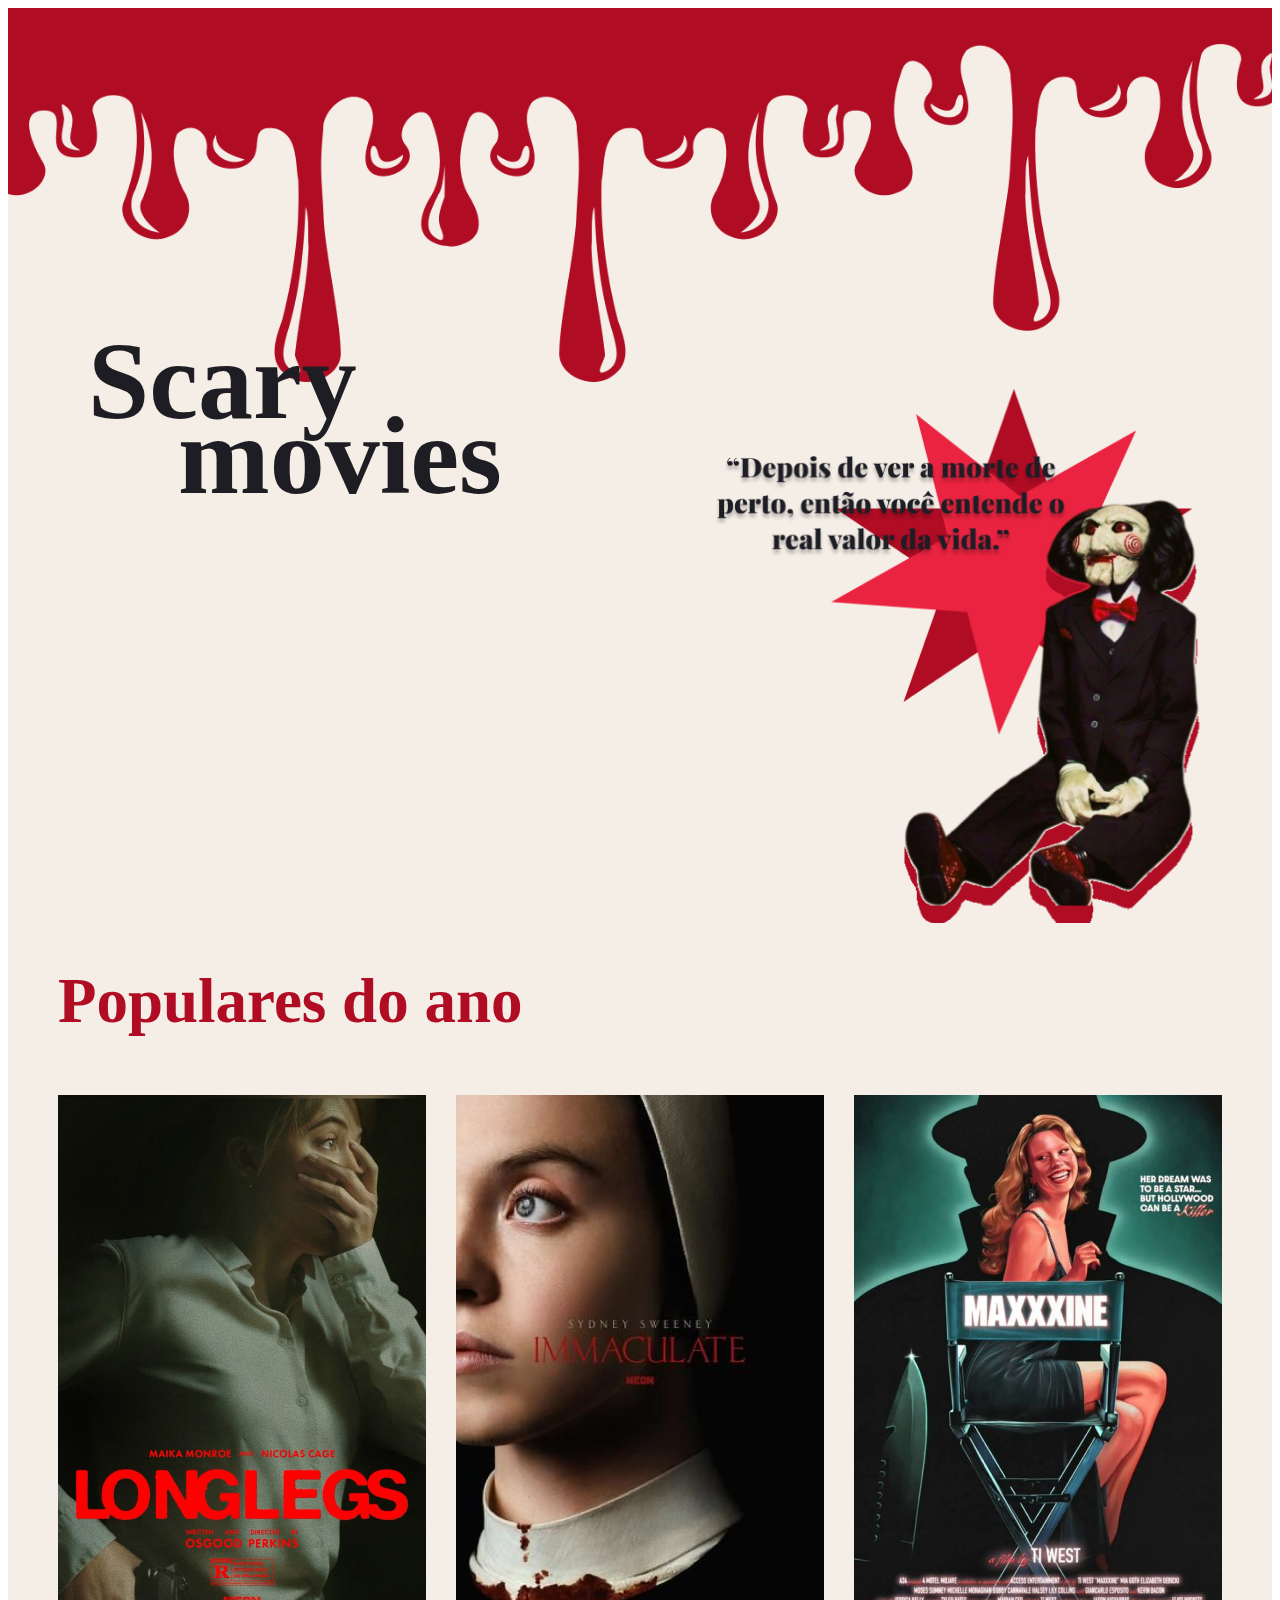
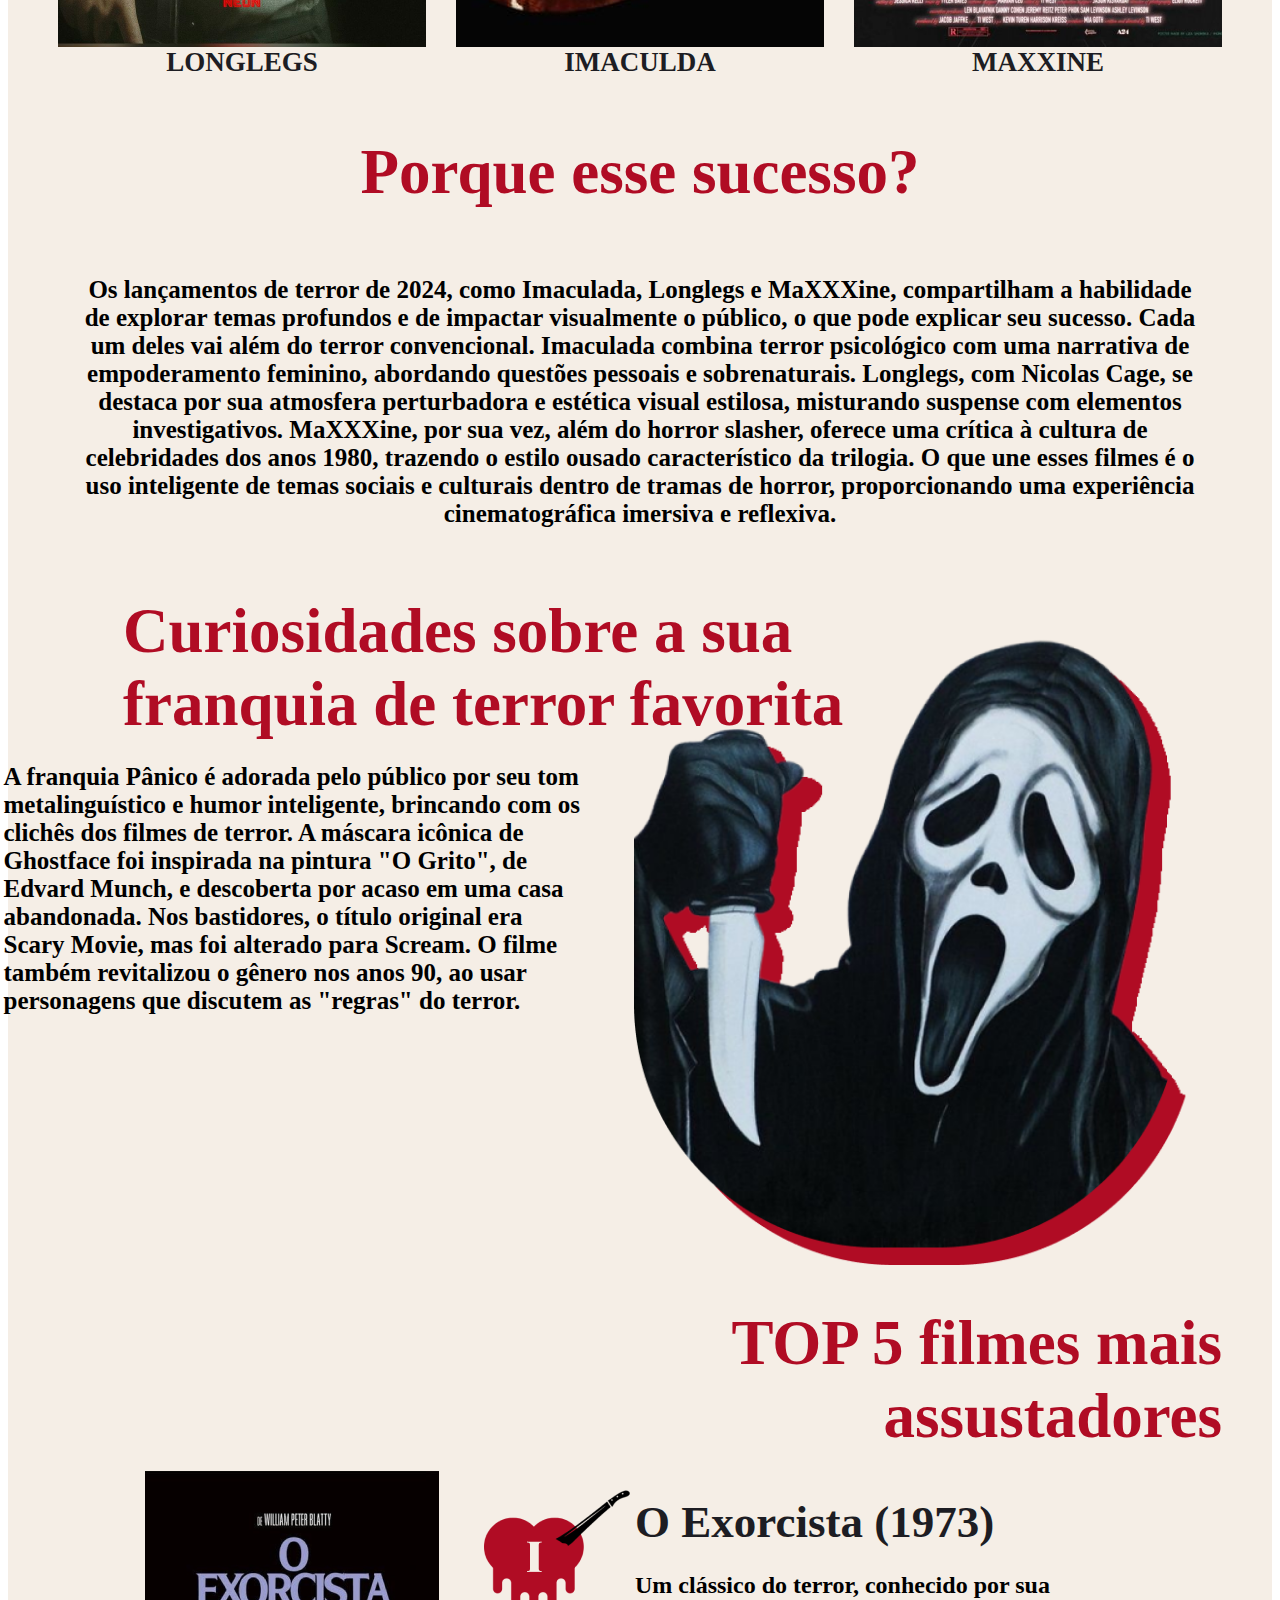
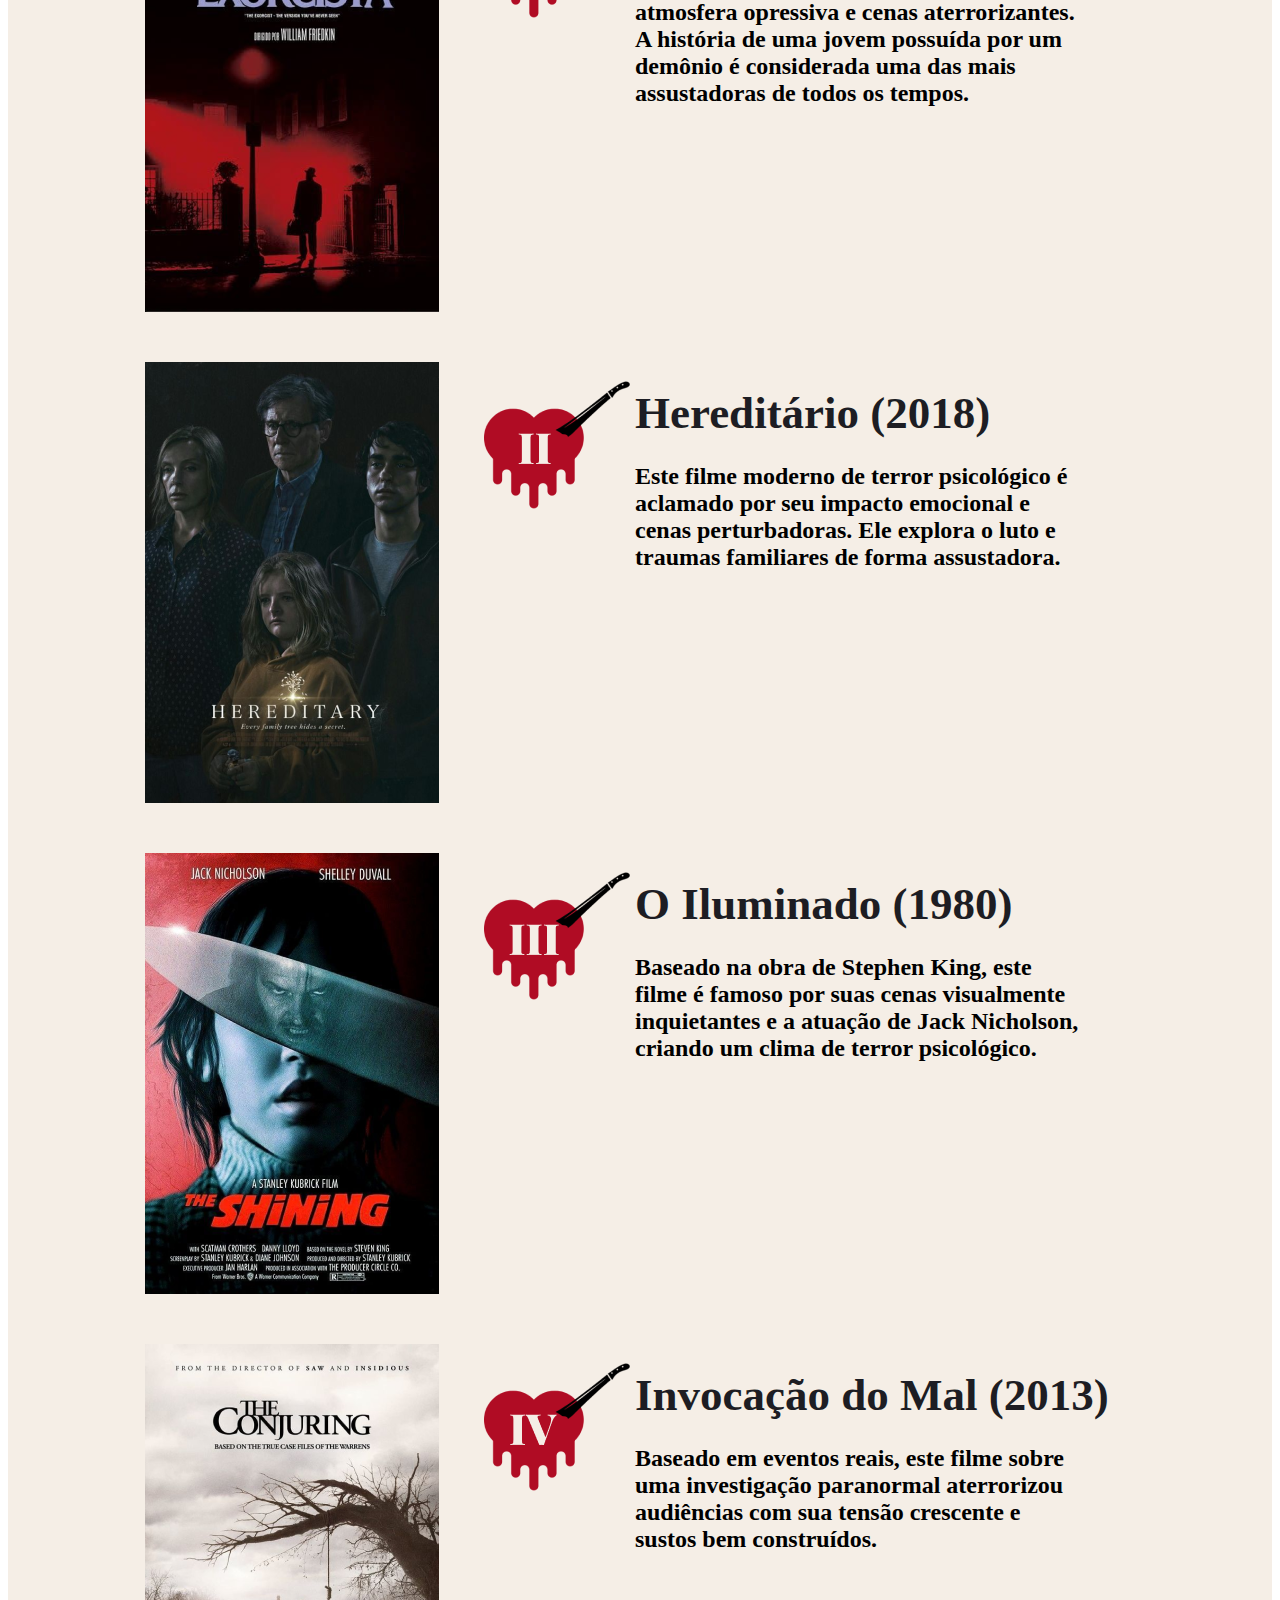
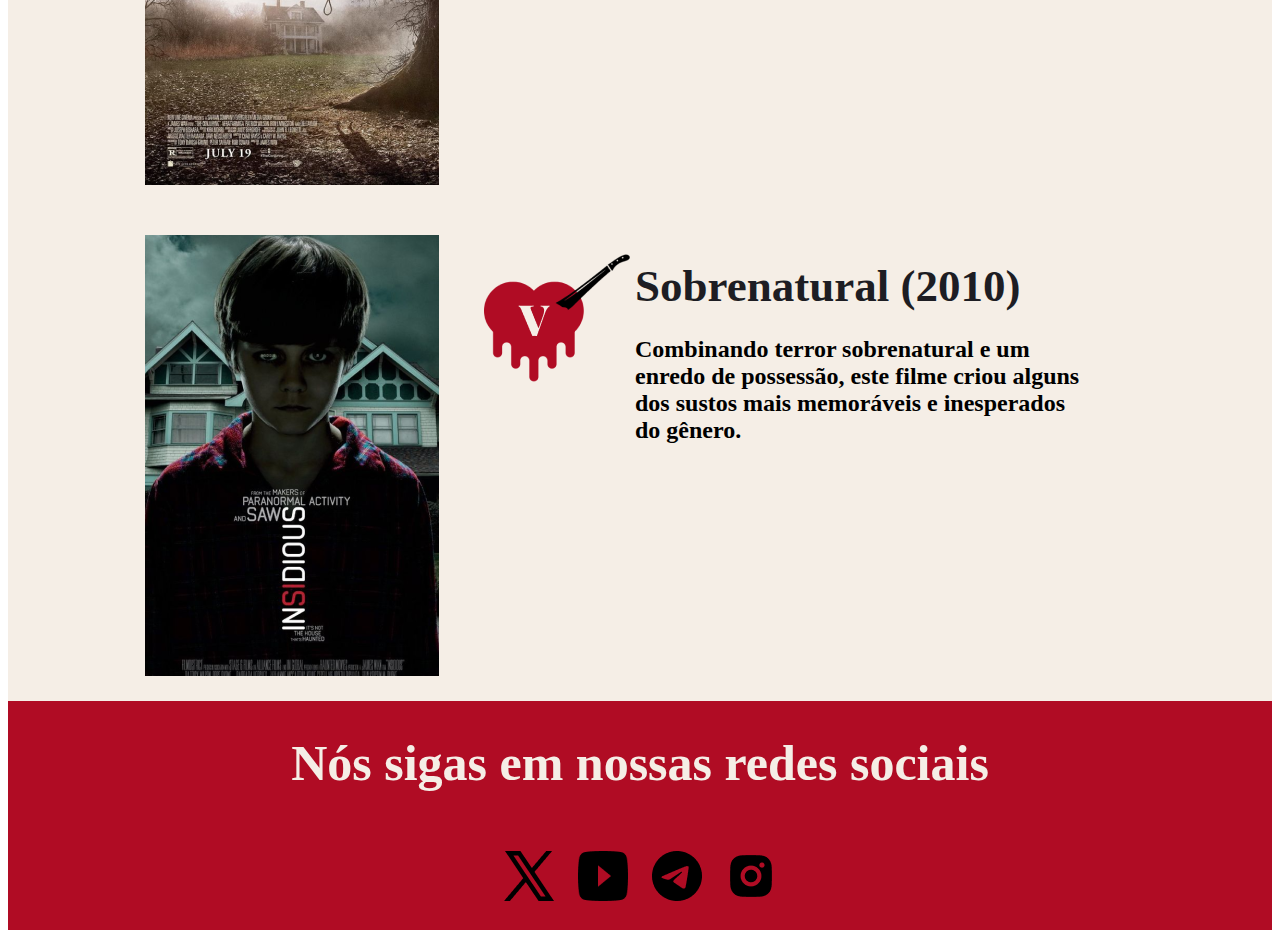
<file: 01-main/lista 01/4/index.html>
<!DOCTYPE html>
<html lang="pt-br">
<head>
    <meta charset="UTF-8">
    <meta name="viewport" content="width=device-width, initial-scale=1.0">
    <title>Scary Movies</title>
    <link rel="stylesheet" href="style.css">
    <link rel="shortcut icon" type="imagex/png" href="img/icons.png">
</head>
<body>
    <main>
        <div class="sangue">
        <img src="img/sangue.png" alt="">
    </div>
    <div class="inicio">
        <div TT>
    <h1 class="titulo">Scary</h1>
    <h1 class="titulom">movies</h1>
    </div>
    <img src="img/frase.png" alt="">
    </div>
    <h1 class="popularest">Populares do ano</h1>
    <div class="populares">
        <div class="filmep">
            <img src="img/longlegs.png" alt="">
            <div class="navp">
            <a href="https://www.omelete.com.br/terror/longlegs-estreia-antecipada">  <strong>LONGLEGS</strong> </a>
        </div>
        </div>
        <div class="filmep">
            <img src="img/imaculada.png" alt="">
            <div class="navp">
            <a href="https://www.omelete.com.br/filmes/criticas/imaculada-critica-filme"> <strong>IMACULDA</strong> </a>
            </div>
        </div>
        <div class="filmep">
            <img src="img/maxxine.png" alt="">
            <div class="navp">
            <a href="https://www.omelete.com.br/filmes/criticas/maxxxine-filme-critica"> <strong>MAXXINE</strong> </a>
        </div>
        </div>
    </div>
    <div class="texto">
        <h1>Porque esse sucesso?</h1>
        <p> <strong>Os lançamentos de terror de 2024, como Imaculada, Longlegs e MaXXXine, compartilham a habilidade de explorar temas profundos e de impactar visualmente o público, o que pode explicar seu sucesso. Cada um deles vai além do terror convencional. Imaculada combina terror psicológico com uma narrativa de empoderamento feminino, abordando questões pessoais e sobrenaturais. Longlegs, com Nicolas Cage, se destaca por sua atmosfera perturbadora e estética visual estilosa, misturando suspense com elementos investigativos. MaXXXine, por sua vez, além do horror slasher, oferece uma crítica à cultura de celebridades dos anos 1980, trazendo o estilo ousado característico da trilogia. O que une esses filmes é o uso inteligente de temas sociais e culturais dentro de tramas de horror, proporcionando uma experiência cinematográfica imersiva e reflexiva. </strong></p>
    </div>
    <h1 class="curiosidadest"> <strong>Curiosidades sobre a sua <br> franquia de terror favorita </strong></h1>
    <div class="curiosidades">
        <p> <strong>A franquia Pânico é adorada pelo público por seu tom metalinguístico e humor inteligente, brincando com os clichês dos filmes de terror. A máscara icônica de Ghostface foi inspirada na pintura "O Grito", de Edvard Munch, e descoberta por acaso em uma casa abandonada. Nos bastidores, o título original era Scary Movie, mas foi alterado para Scream. O filme também revitalizou o gênero nos anos 90, ao usar personagens que discutem as "regras" do terror.</strong></p>
        <img src="img/ghostface.png" alt="">
    </div>
    <h1 class="topt">TOP 5 filmes mais <br> assustadores</h1>
    <div class="top">
        <div class="filmet">
            <div class="img-filme">
            <img src="img/filme1.png" alt="">
        </div>
            <div class="img-coracao">
            <img src="img/coração1.png" alt="">
        </div>
            <div class="textot">
            <a href="https://www.omelete.com.br/terror/o-exorcista-mike-flanagan-filme-mais-assustador-da-carreira"> <strong> O Exorcista (1973) </strong></a>
            <p> <strong> Um clássico do terror, conhecido por sua atmosfera opressiva e cenas aterrorizantes. A história de uma jovem possuída por um demônio é considerada uma das mais assustadoras de todos os tempos​. </strong></p>
        </div>
        </div>
        <div class="filmet">
            <div class="img-filme">
            <img src="img/filme2.png" alt="">
        </div>
            <div class="img-coracao">
            <img src="img/coração2.png" alt="">
        </div>
            <div class="textot">
            <a href="https://www.omelete.com.br/filmes/hereditario-e-um-marco-do-horror-ou-uma-grande-piada"> <strong> Hereditário (2018) </strong></a>
            <p> <strong>Este filme moderno de terror psicológico é aclamado por seu impacto emocional e cenas perturbadoras. Ele explora o luto e traumas familiares de forma assustadora​.</strong></p>
        </div>
        </div>
        <div class="filmet">
            <div class="img-filme">
            <img src="img/filme3.png" alt="">
        </div>
            <div class="img-coracao">
            <img src="img/coração3.png" alt="">
        </div>
            <div class="textot">
            <a href="https://www.omelete.com.br/terror/o-iluminado-machado-leilao"> <strong> O Iluminado (1980) </strong></a>
            <p> <strong>Baseado na obra de Stephen King, este filme é famoso por suas cenas visualmente inquietantes e a atuação de Jack Nicholson, criando um clima de terror psicológico. </strong></p>
        </div>
        </div>
        <div class="filmet">
            <div class="img-filme">
            <img src="img/filme4.png" alt="">
        </div>
            <div class="img-coracao">
            <img src="img/coração4.png" alt="">
        </div>
            <div class="textot">
            <a href="https://www.omelete.com.br/filmes/criticas/invocacao-do-mal-critica"> <strong> Invocação do Mal (2013) </strong></a>
            <p> <strong> Baseado em eventos reais, este filme sobre uma investigação paranormal aterrorizou audiências com sua tensão crescente e sustos bem construídos​. </strong></p>
        </div>
        </div>
        <div class="filmet">
            <div class="img-filme">
            <img src="img/filme5.png" alt="">
        </div>
            <div class="img-coracao">
            <img src="img/coração5.png" alt="">
        </div>
            <div class="textot">
            <a href="https://www.omelete.com.br/filmes/criticas/sobrenatural-critica"> <strong> Sobrenatural (2010) </strong> </a>
            <p> <strong> Combinando terror sobrenatural e um enredo de possessão, este filme criou alguns dos sustos mais memoráveis e inesperados do gênero. </strong> </p>
            </div>
        </div>
    </div>
    <footer>
        <h1>Nós sigas em nossas redes sociais</h1>
        <div class="redes">
            <img src="img/rede1.png" alt="">
            <img src="img/rede2.png" alt="">
            <img src="img/rede3.png" alt="">
            <img src="img/rede4.png" alt="">
        </div>
    </main>
    </footer>
</body>
</html>
</file>
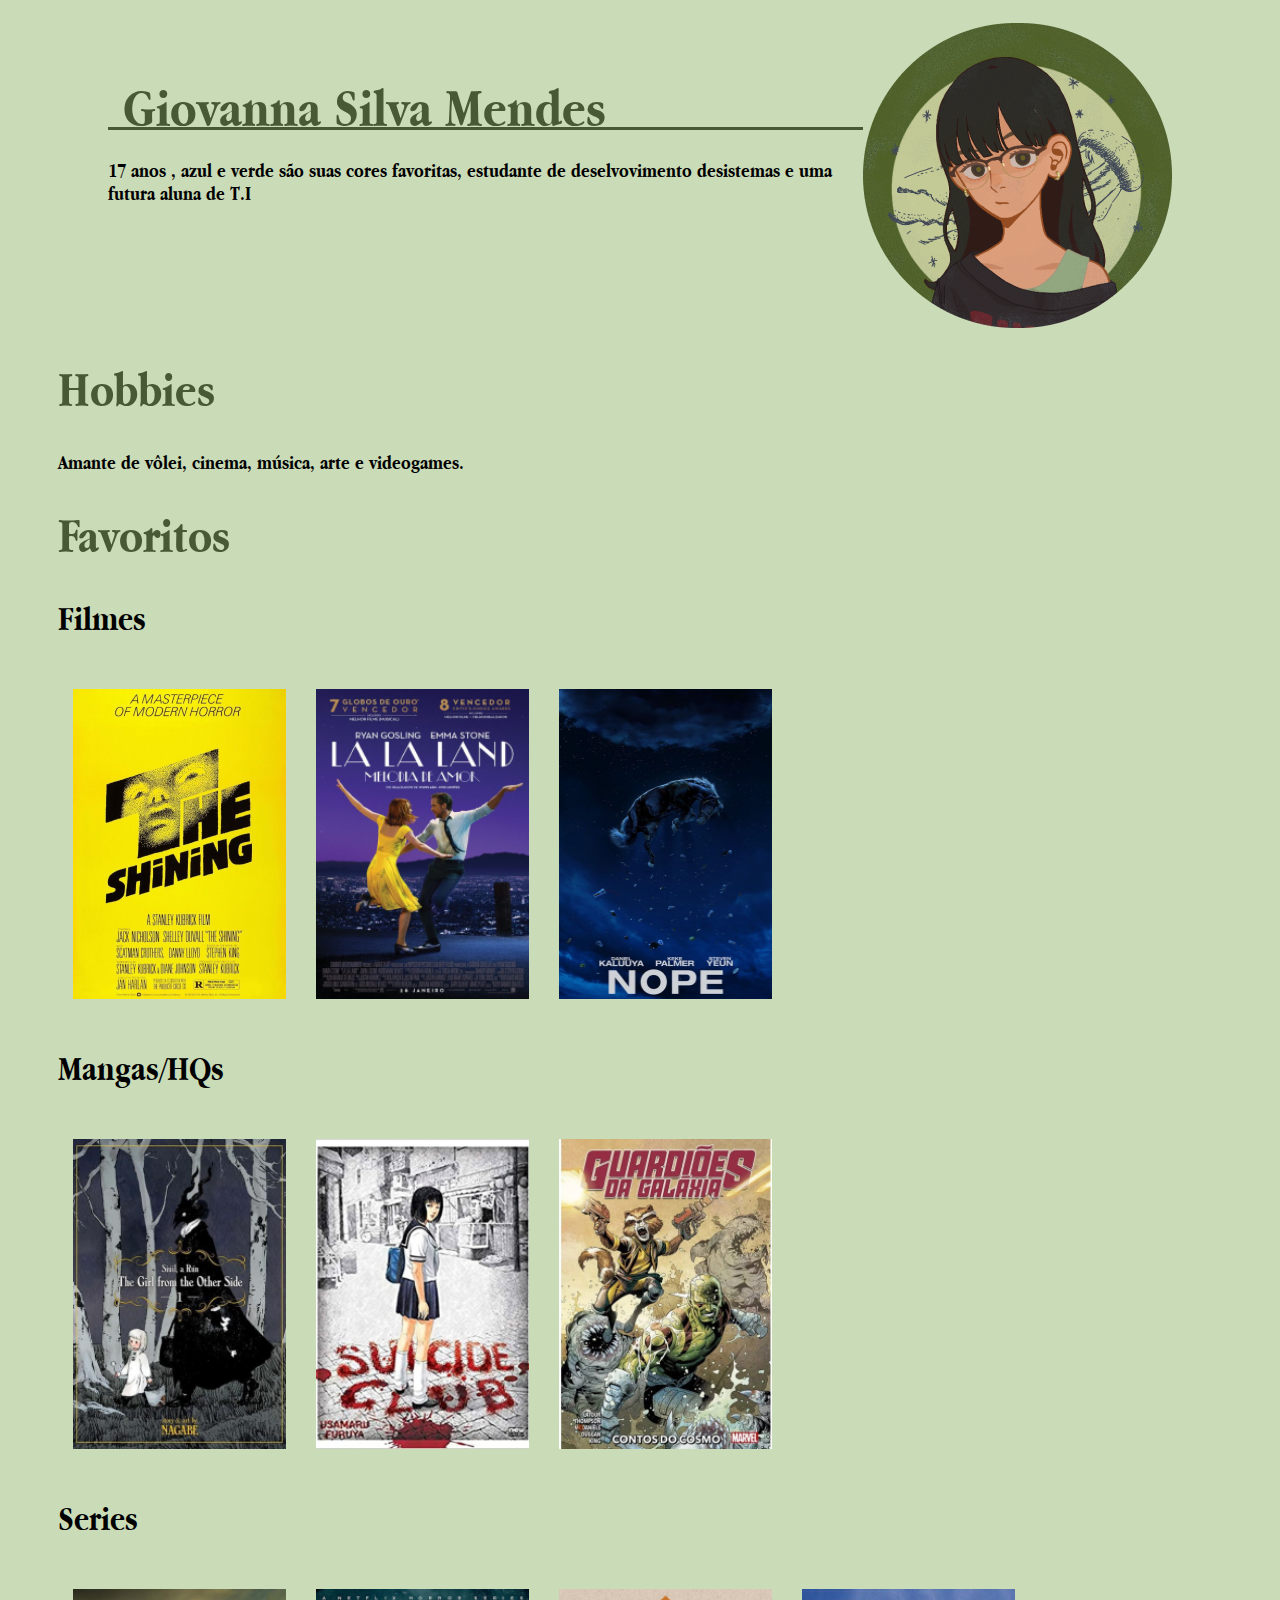
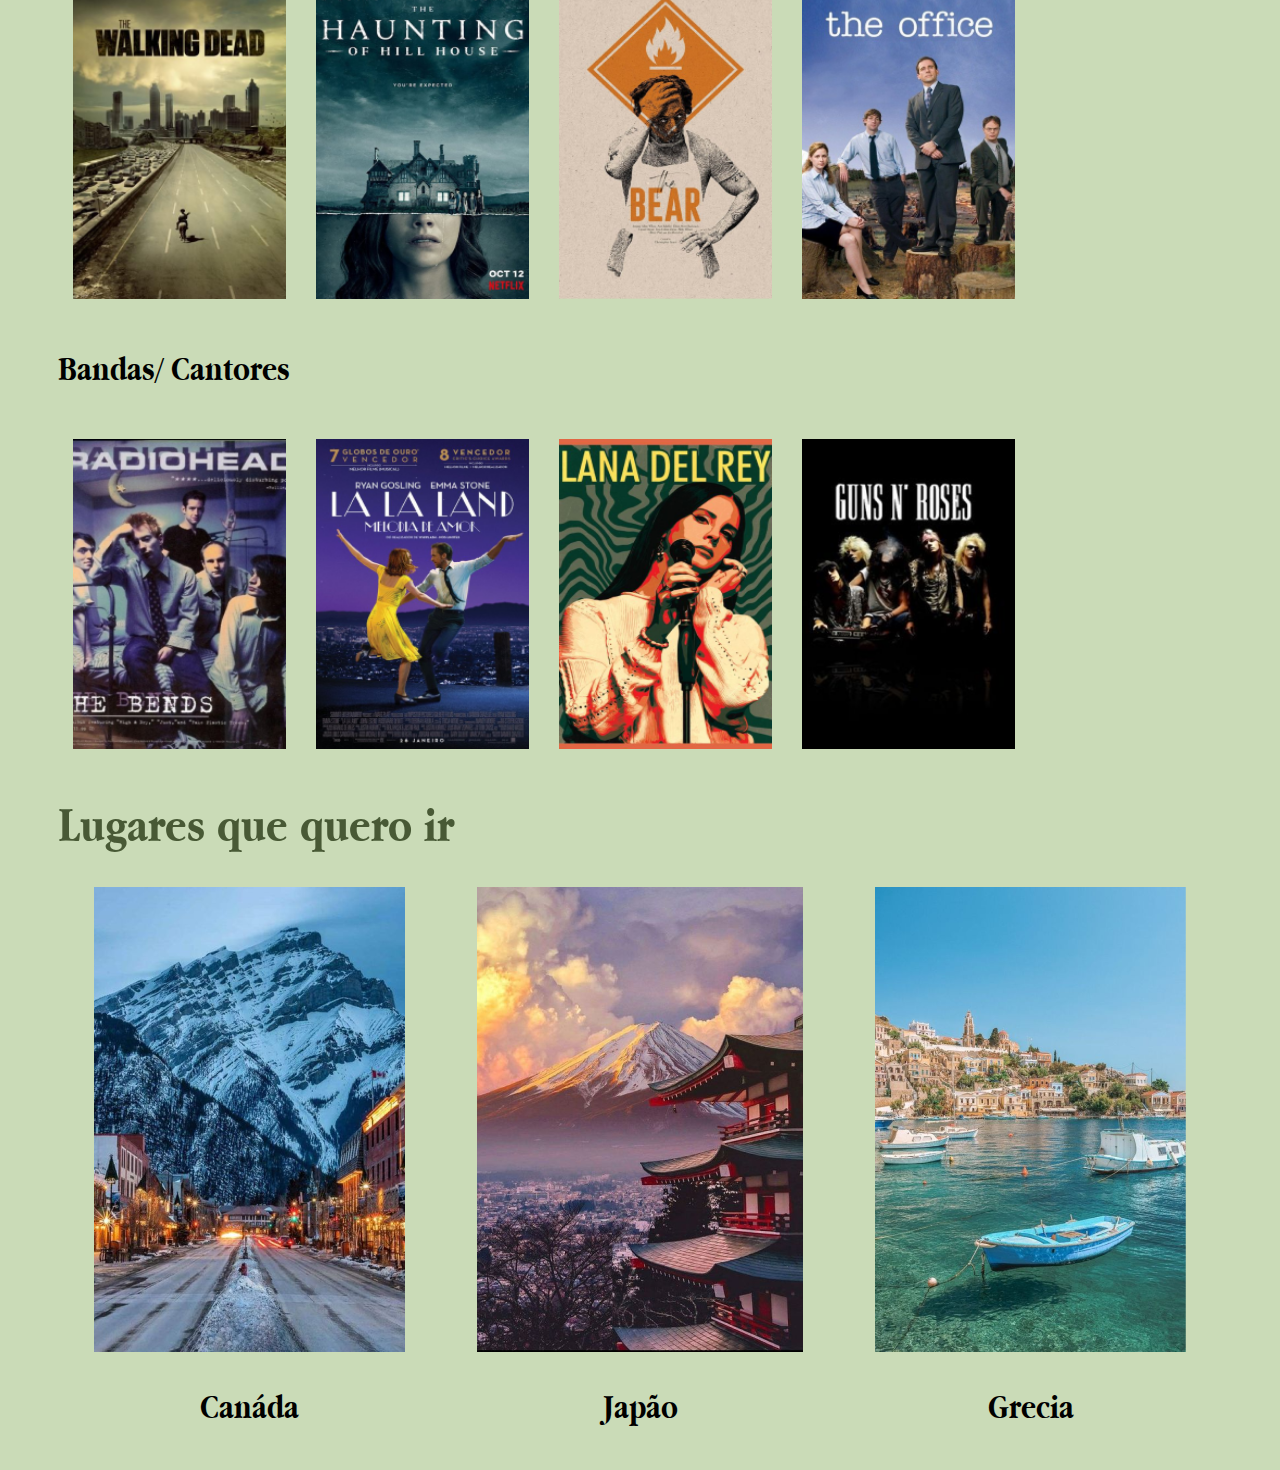
<file: 01-main/lista 01/1/portfólio.html>
<html lang="pt-br">
<head>
    <meta charset="UTF-8">
    <meta name="viewport" content="width=device-width, initial-scale=1.0">
    <title>portfófio da Gigi</title>
    <link rel="stylesheet" href="portfólio.css">
    <link rel="shortcut icon" type="imagex/png" href="img_port/icon.png">
</head>
<body>
  <header>
    <div class="inicio">
      <div>
        <div class="linha"></div>
        <h1 class="Titulo">Giovanna Silva Mendes</h1>
        <p class="texto">17 anos , azul e verde são suas cores favoritas, estudante de deselvovimento desistemas e uma futura aluna de T.I</p>
      </div>
        <img class="perfi" src="img_port/img_perfil.png" alt="FotoDePerfil">
    </div>
  </header>
  <main>
    <h1 class="TituloM">Hobbies</h1>
    <p class="texto">Amante de vôlei, cinema, música, arte e videogames.</p>
    <h1 class="TituloM">Favoritos</h1>
    <h3 class="textinho">Filmes</h3>
    <div class="div-fotos">
      <div class="imgM">
        <img src="img_port/filme1.png" alt="PosterOIluminado">
      </div>
      <div class="imgM">
        <img src="img_port/filme2.png" alt="PosterLaLaLand">
        </div>
        <div class="imgM">
        <img src="img_port/filme3.png" alt="PosterNope">
        </div>
    </div>
    <h3 class="textinho">Mangas/HQs</h3>
    <div class="div-fotos">
      <div class="imgM">
        <img src="img_port/livro1.png" alt="LivroAGarotaDoOutroLado">
      </div>
      <div class="imgM">
        <img src="img_port/livro2.png" alt="LivroSuicideClub">
      </div>
      <div class="imgM">
        <img src="img_port/livro3.png" alt="LivroGuardioes">
      </div>
    </div>
    <h3 class="textinho">Series</h3>
    <div class="div-fotos">
      <div class="imgM">
        <img src="img_port/serie1.png" alt="PosterTheWalkinDead">
      </div>
      <div class="imgM">
        <img src="img_port/serie2.png" alt="PosterHaunting">
      </div>
      <div class="imgM">
        <img src="img_port/serie3.png" alt="PosterTheBear">
      </div>
      <div class="imgM">
        <img src="img_port/serie4.png" alt="PosterTheOffice">
      </div>
    </div>
    <h3 class="textinho">Bandas/ Cantores</h3>
    <div class="div-fotos">
      <div class="imgM">
        <img src="img_port/cantor1.png" alt="Radiohead">
      </div>
      <div class="imgM">
        <img src="img_port/filme2.png" alt="arctmonkeys">
      </div>
      <div class="imgM">
        <img src="img_port/cantor3.png" alt="lanadelrey">
      </div>
      <div class="imgM">
        <img src="img_port/cantor4.png" alt="gunsnroses">
      </div>
    </div>
  </main>
  <h1 class="TituloM">Lugares que quero ir</h1>
  <div class="lugares">
    <div class="div-fotos">
    <img src="img_port/lugar1.png" alt="">
    <p class="textinhoL">Canáda</p>
</div>
<div>
    <img src="img_port/lugar2.png" alt="">
    <p class="textinhoL">Japão</p>
</div>
<div>
  <img src="img_port/lugar3.png" alt="">
  <p class="textinhoL">Grecia</p>
</div>
  </div>
</body>
</html>
</file>
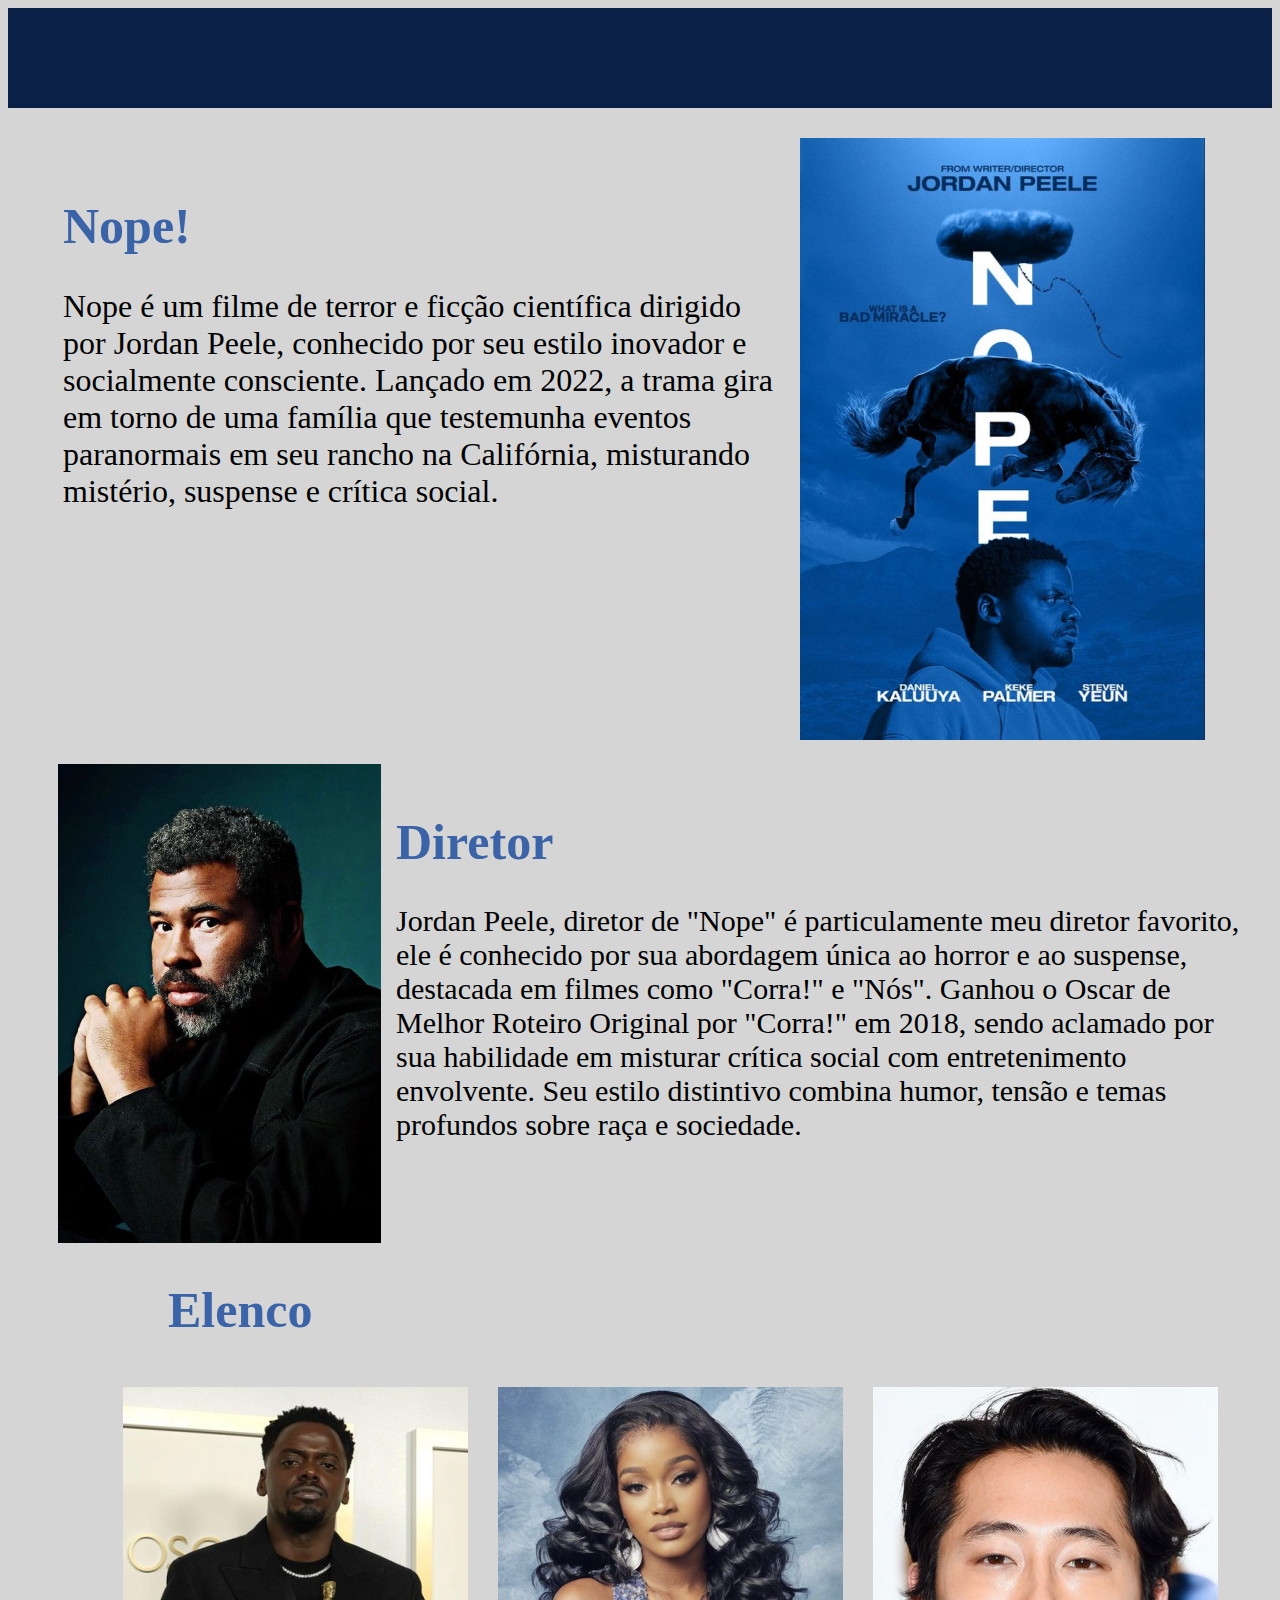
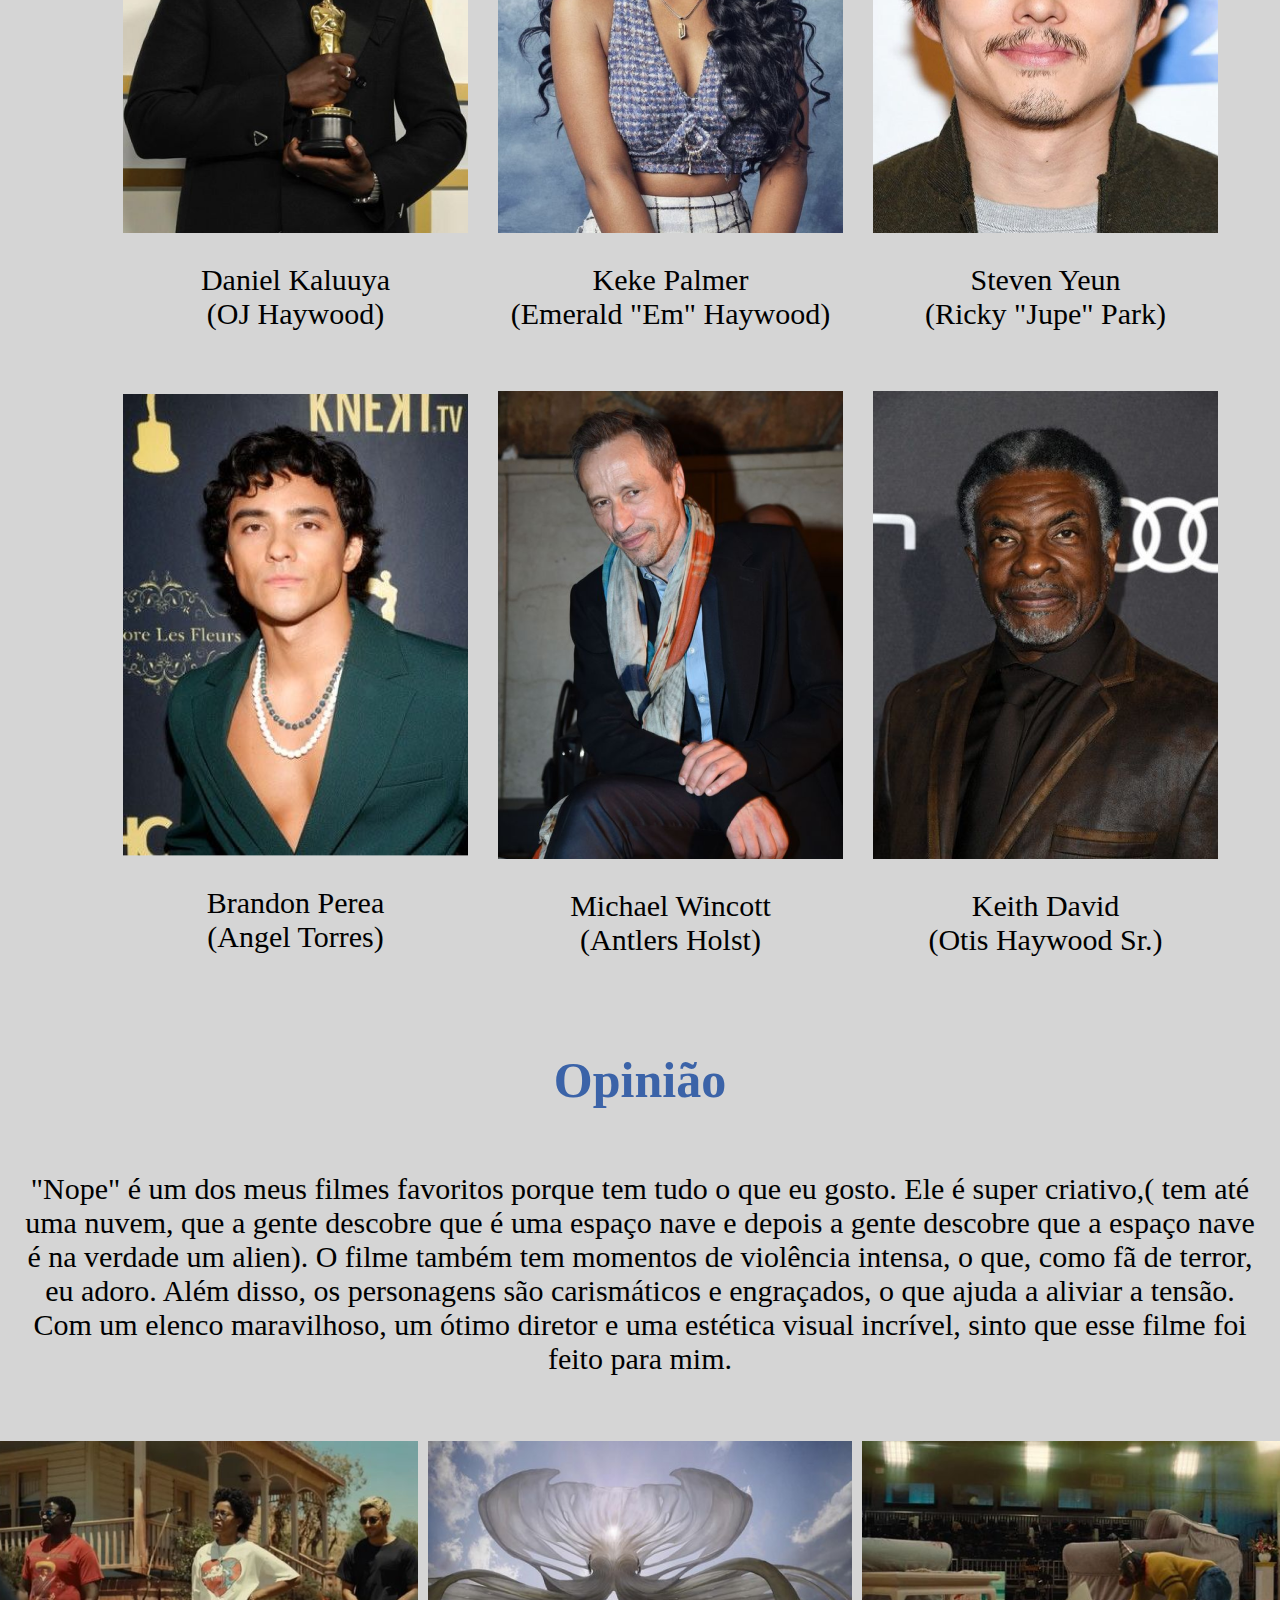
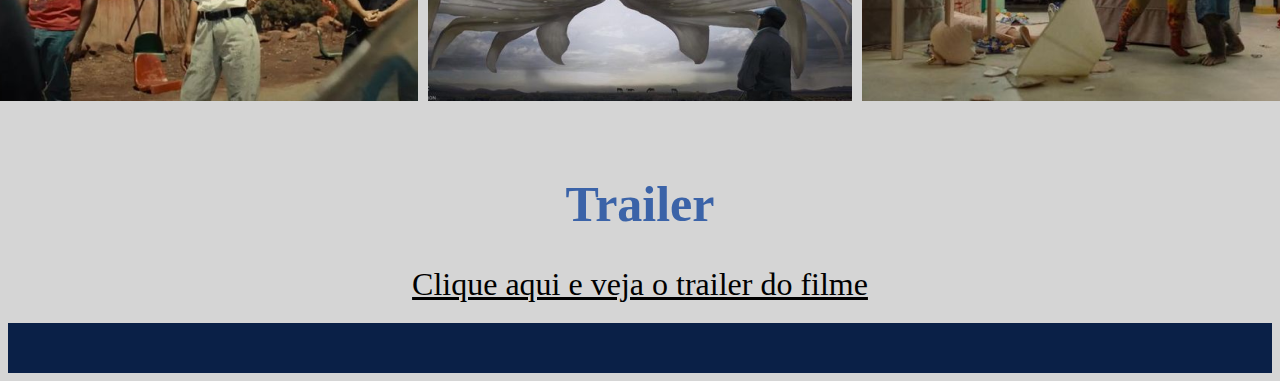
<file: 01-main/lista 01/2/filme.html>
<!DOCTYPE html>
<html lang="pt-br">
<head>
    <meta charset="UTF-8">
    <meta name="viewport" content="width=device-width, initial-scale=1.0">
    <title>Nope!</title>
    <link rel="stylesheet" href="filme.css">
    <link rel="shortcut icon" type="imagex/png" href="img/iconm.png">
</head>
<body>
    <header> 
        <div class="linha"></div>
    </header>
    <main>
        <div class="linha"></div>
        <div class="inicio">
            <div class="texto-inicio">
                <h1>Nope!</h1>
                <p class="resumo">Nope é um filme de terror e ficção científica dirigido por Jordan Peele, conhecido por seu estilo inovador e socialmente consciente. Lançado em 2022, a trama gira em torno de uma família que testemunha eventos paranormais em seu rancho na Califórnia, misturando mistério, suspense e crítica social.</p>
            </div>
                <div class="poster">
                <div class="img-poster">
                    <img src="img/poster.png" alt=""></div>
                </div>
        </div>
        <div class="diretor">
            <div class="img">
                <img src="img/diretor.png" alt="">
            </div>
            <div class="texto-diretor">
            <h1>Diretor</h1>
            <p>Jordan Peele, diretor de "Nope" é particulamente meu diretor favorito, ele é conhecido por sua abordagem única ao horror e ao suspense, destacada em filmes como "Corra!" e "Nós". Ganhou o Oscar de Melhor Roteiro Original por "Corra!" em 2018, sendo aclamado por sua habilidade em misturar crítica social com entretenimento envolvente. Seu estilo distintivo combina humor, tensão e temas profundos sobre raça e sociedade.</p>
        </div>
        </div>
        <div class="elenco">
            <h1 class="elencoT">Elenco</h1>
            <div class="fileira">
                <div class="ator">
                    <img src="img/elenco1.png" alt="">
                    <p>Daniel Kaluuya <br> (OJ Haywood)</p>
                </div>
                <div class="ator">
                    <img src="img/elenco2.png" alt="">
                    <p>Keke Palmer <br> (Emerald "Em" Haywood)</p>
                </div>
                <div class="ator">
                    <img src="img/elenco3.png" alt="">
                    <p>Steven Yeun <br> (Ricky "Jupe" Park)</p>
                </div>
            </div>
            <div class="fileira">
                <div class="ator">
                    <img src="img/elenco4.png" alt="">
                    <p>Brandon Perea <br> (Angel Torres)</p>
                </div>
                <div class="ator">
                    <img src="img/elenco5.png" alt="">
                    <p>Michael Wincott <br> (Antlers Holst)</p>
                </div>
                <div class="ator">
                    <img src="img/elenco6.png" alt="">
                    <p>Keith David <br> (Otis Haywood Sr.)</p>
                </div>
            </div>
        </div>
        <div class="opiniao">
            <div class="opiniaoT">
            <h1>Opinião</h1>
            <p>"Nope" é um dos meus filmes favoritos porque tem tudo o que eu gosto. Ele é super criativo,( tem até uma nuvem, que a gente descobre que é uma espaço nave e depois a gente descobre que a espaço nave é na verdade um alien). O filme também tem momentos de violência intensa, o que, como fã de terror, eu adoro. Além disso, os personagens são carismáticos e engraçados, o que ajuda a aliviar a tensão. Com um elenco maravilhoso, um ótimo diretor e uma estética visual incrível, sinto que esse filme foi feito para mim.</p>
        </div>
            <div class="img_opiniao">
                <img src="img/opnião1.png" alt="">
                <img src="img/opnião2.png" alt="">
                <img src="img/opnião3.png" alt="">
            </div>
        </div>
        <div class="trailer">
            <h1 class="trailerT">Trailer</h1>
            <a href="https://youtu.be/l05c7Z8aD0Q?si=UJnvEe88y4CrDYCn">  Clique aqui e veja o trailer do filme  </a>
        </div>
    </main>
    <footer>  <div class="linha"></div></footer>
</body>
</html>
</file>
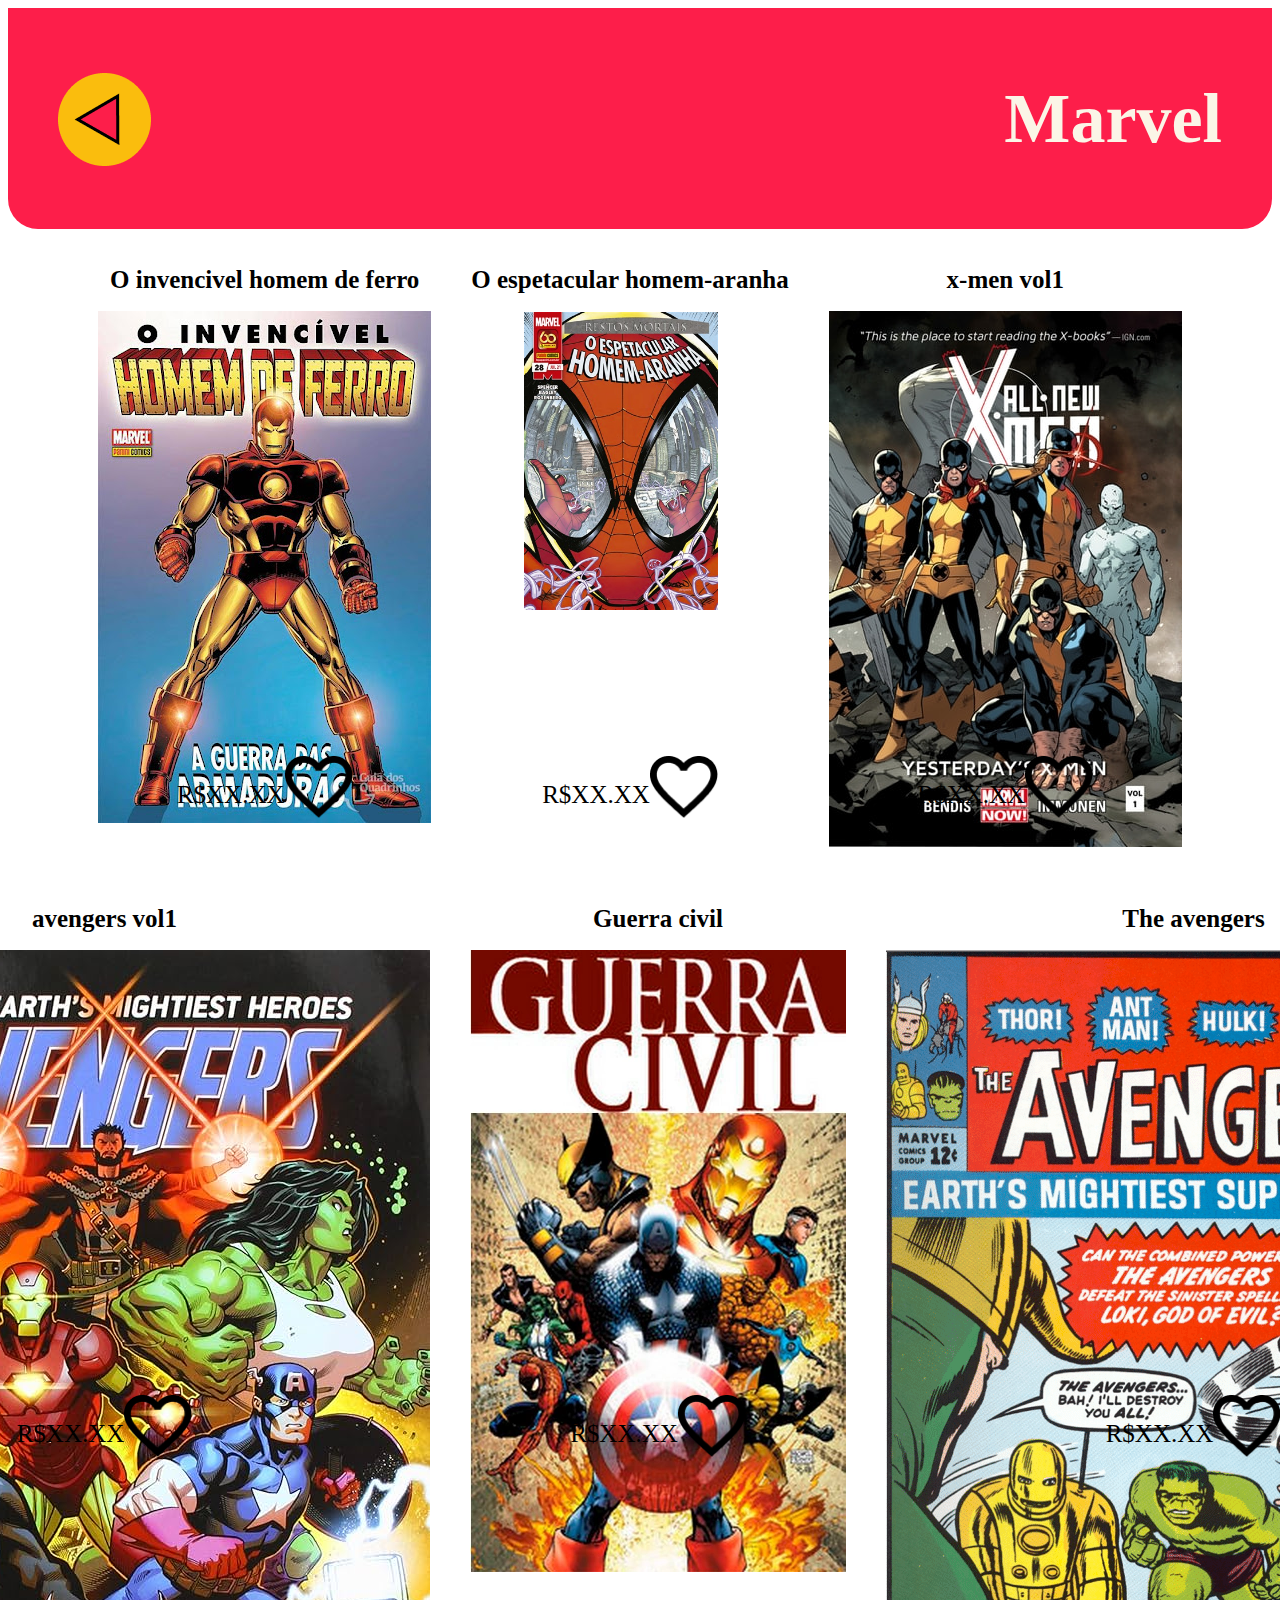
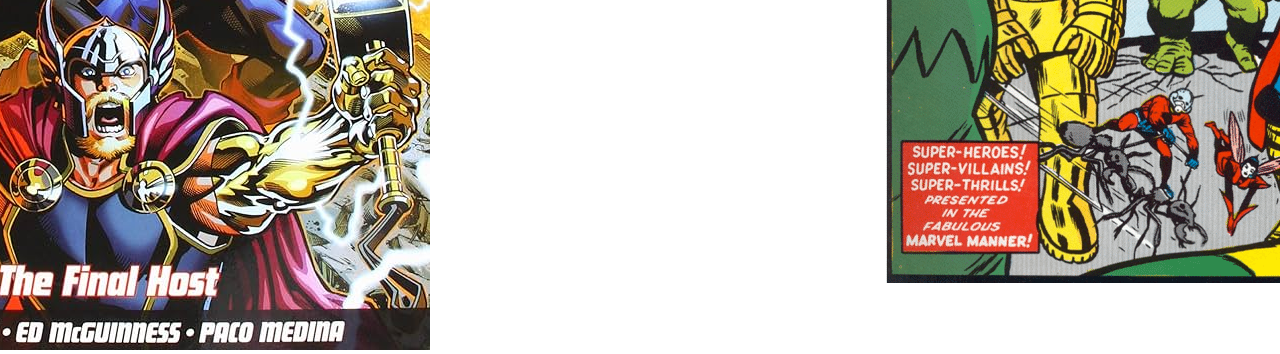
<file: 01-main/lista 01/3/marvel.html>
<!DOCTYPE html>
<html lang="pt-br">

<head>
  <meta charset="UTF-8">
  <meta name="viewport" content="width=device-width, initial-scale=1.0">
  <title>Marvel</title>
  <link rel="stylesheet" href="marvel.css">
  <link rel="stylesheet" href="UP!!.html">
</head>

<body>
  <header>
    <button onclick="window.location=http:'//127.0.0.1:5502/01-main/lista%2001/3/UP!!.html'"><img src="img/seta.png"
        alt=""></button>
    <h1>Marvel</h1>
  </header>
  <main>
    <div class="quadrinhos">
      <div class="fileira">
        <div class="quadrinho">
          <h1> <strong>O invencivel homem de ferro </strong> </h1>
          <div class="imgq">
            <img src="img/marvel1.jpg" alt="">
          </div>
          <div class="info_baixo">
            <p>R$XX.XX</p>
            <img src="img/coração.png" zalt="">
          </div>
        </div>
        <div class="quadrinho">
          <h1><strong>O espetacular homem-aranha</strong></h1>
          <div class="imgq">
            <img src="img/marvel2.png" alt="">
          </div>
          <div class="info_baixo">
            <p>R$XX.XX</p>
            <img src="img/coração.png" alt="">
          </div>
        </div>
        <div class="quadrinho">
          <h1><strong>x-men vol1</strong></h1>
          <div class="imgq">
            <img src="img/marvel3.jpg" alt="">
          </div>
          <div class="info_baixo">
            <p>R$XX.XX</p>
            <img src="img/coração.png" alt="">
          </div>
        </div>
      </div>
      <div class="fileira">
        <div class="quadrinho">
          <h1><strong>avengers vol1</strong></h1>
          <div class="imgq">
            <img src="img/marvel4.jpg" alt="">
          </div>
          <div class="info_baixo">
            <p>R$XX.XX</p>
            <img src="img/coração.png" alt="">
          </div>
        </div>
        <div class="quadrinho">
          <h1><strong>Guerra civil</strong></h1>
          <div class="imgq">
            <img src="img/marvel5.webp" alt="">
          </div>
          <div class="info_baixo">
            <p>R$XX.XX</p>
            <img src="img/coração.png" alt="">
          </div>
        </div>
        <div class="quadrinho">
          <h1><strong>The avengers</strong></h1>
          <div class="imgq">
            <img src="img/marvel6.png" alt="">
          </div>
          <div class="info_baixo">
            <p>R$XX.XX</p>
            <img src="img/coração.png" alt="">
          </div>
        </div>
      </div>
    </div>
  </main>
</body>

</html>
</file>
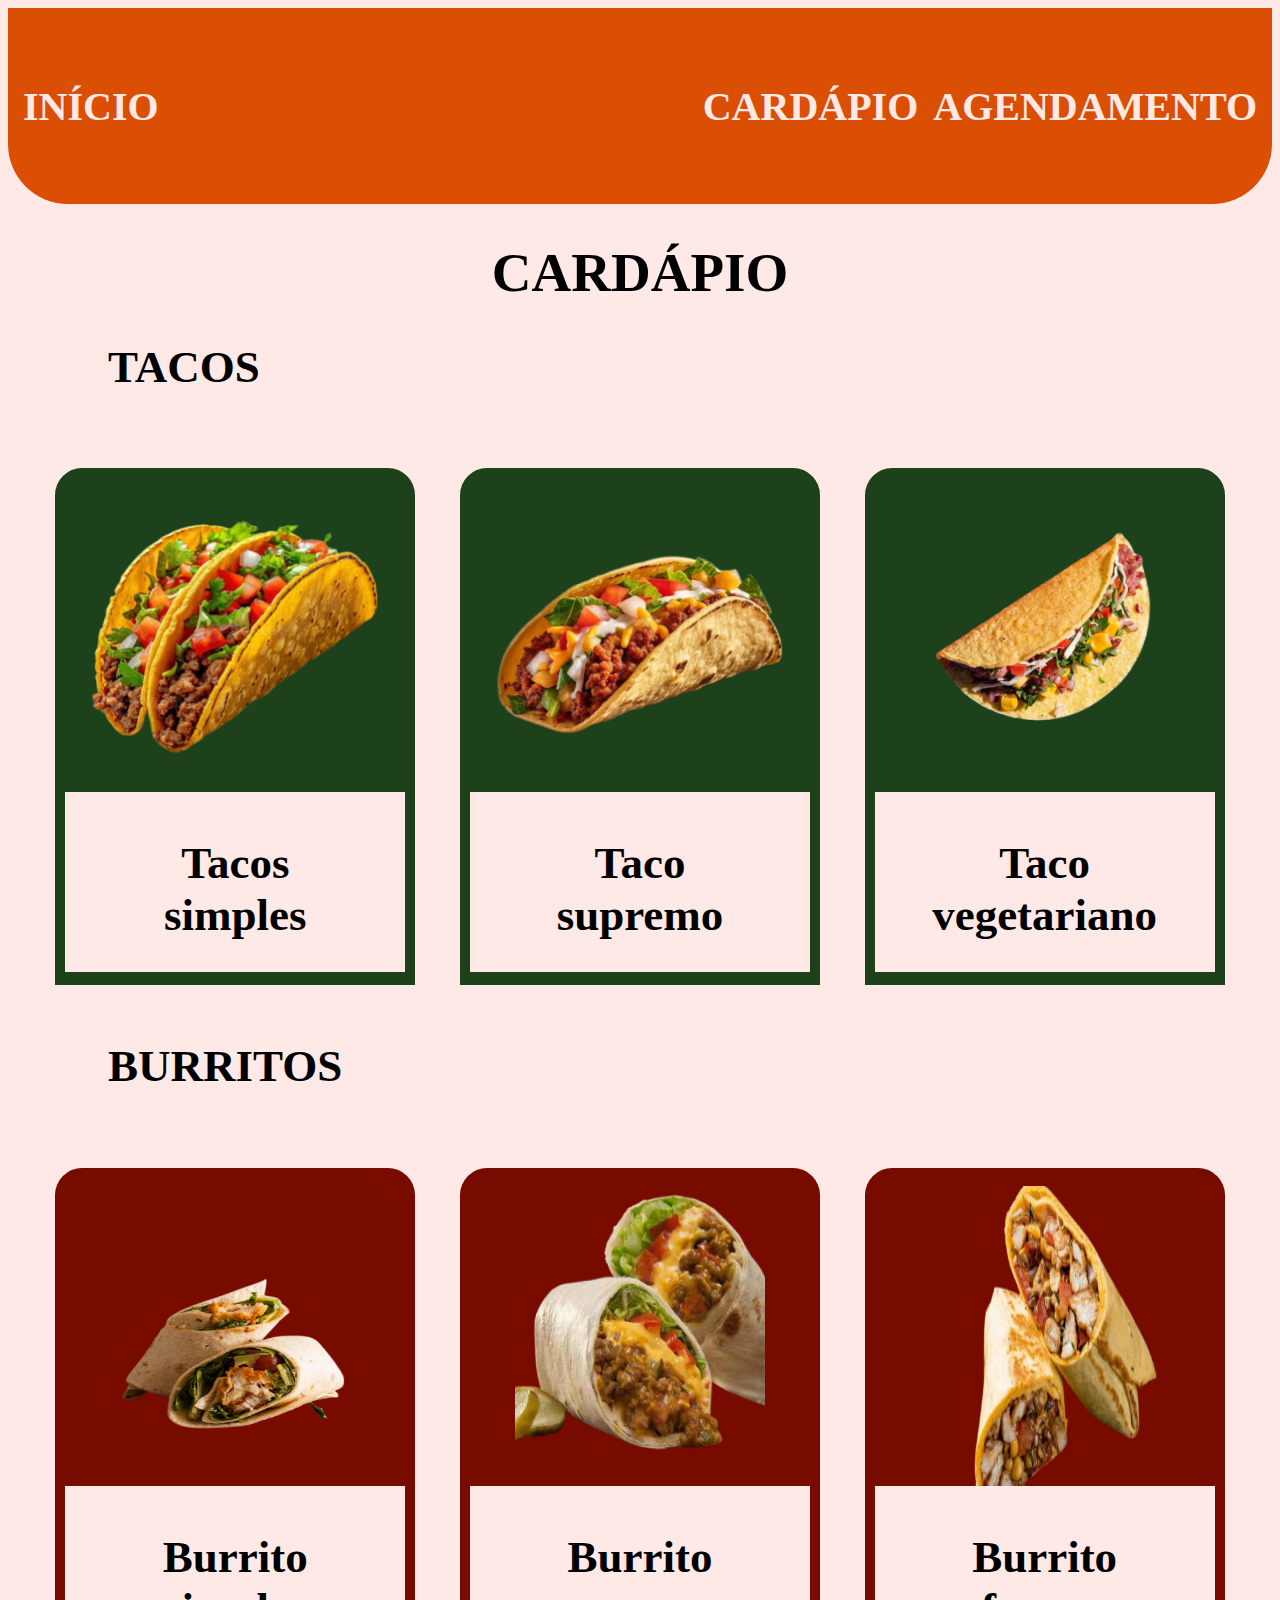
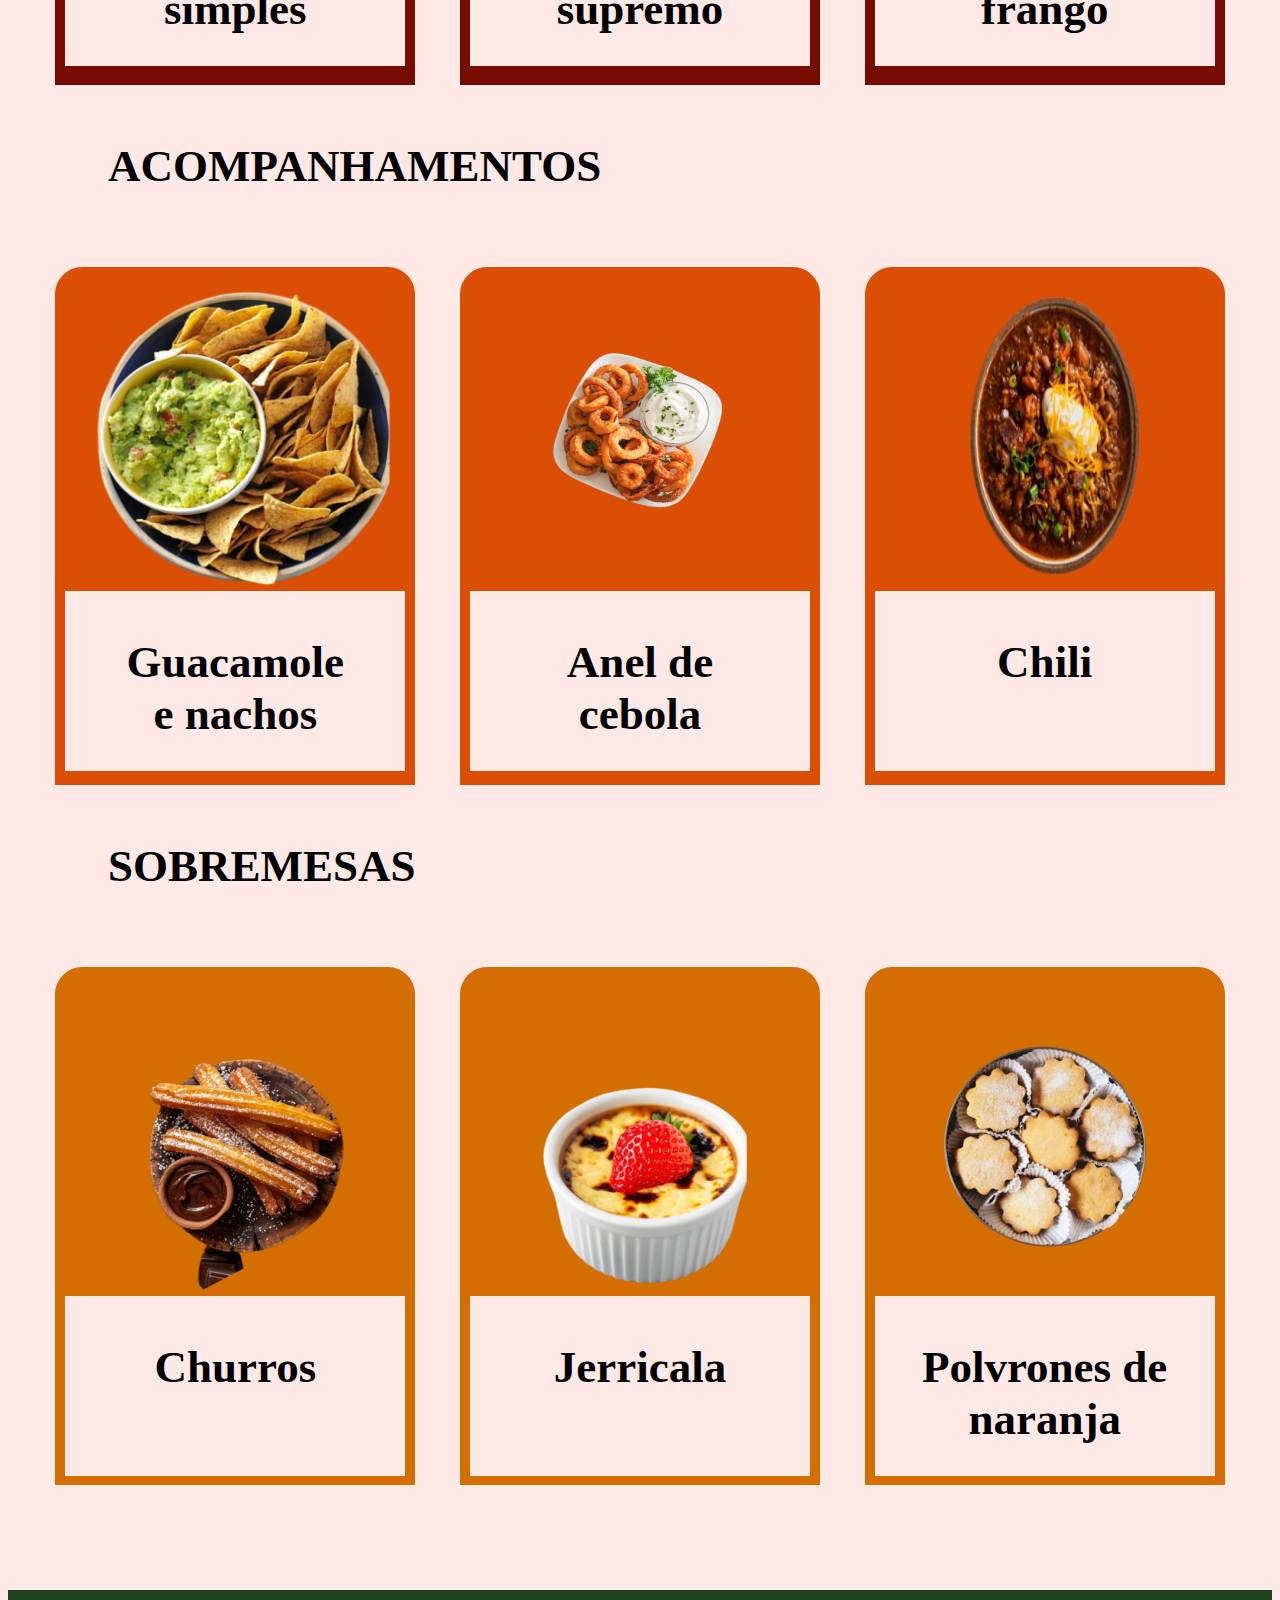
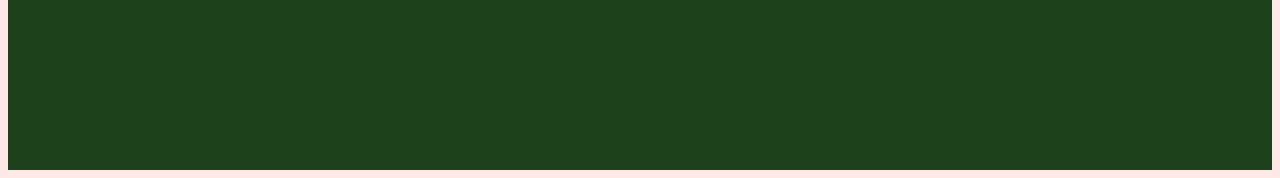
<file: 01-main/lista 01/5/cardapio.html>
<!DOCTYPE html>
<html lang="pt-br">
<head>
    <meta charset="UTF-8">
    <meta name="viewport" content="width=device-width, initial-scale=1.0">
    <title>MixLix</title>
    <link rel="stylesheet" href="cardapio.css">
</head>
<body>
    <header>
        <a href="inicio.html"><strong>INÍCIO</strong></a>
        <div class="nav">
            <h1><strong>CARDÁPIO</strong></h1>
            <a href="agendamento.html"><strong>AGENDAMENTO</strong></a>
        </div>
    </header>
    <h1 class="titulo">CARDÁPIO</h1>
    <h1 class="texto">TACOS</h1>
    <div class="fileira">
        <div class="comidas1">
            <img src="img/taco1.png" alt="">
            <div class="comidast">
                <p><strong>Tacos<br> simples</strong></p>
            </div>
        </div>
        <div class="comidas1">
            <img src="img/taco2.png" alt="">
            <div class="comidast">
            <p><strong>Taco <br> supremo</strong></p>
        </div>
        </div>
        <div class="comidas1">
            <img src="img/taco3.png" alt="">
            <div class="comidast">
            <p><strong>Taco <br> vegetariano</strong></p>
        </div>
        </div>
    </div>
    <h1 class="texto">BURRITOS</h1>
    <div class="fileira">
        <div class="comidas2">
            <img src="img/burrito1.png" alt="">
            <div class="comidast">
                <p><strong>Burrito<br> simples</strong></p>
            </div>
        </div>
        <div class="comidas2">
            <img src="img/burrito2.png" alt="">
            <div class="comidast">
            <p><strong>Burrito <br> supremo</strong></p>
        </div>
        </div>
        <div class="comidas2">
            <img src="img/burrito3.png" alt="">
            <div class="comidast">
            <p><strong>Burrito <br> frango</strong></p>
        </div>
        </div>
    </div>
    <h1 class="texto">ACOMPANHAMENTOS</h1>
    <div class="fileira">
    <div class="comidas3">
        <img src="img/acompanhamento1.png" alt="">
        <div class="comidast">
            <p><strong>Guacamole<br>e nachos</strong></p>
        </div>
    </div>
    <div class="comidas3">
        <img src="img/acompanhamento2.png" alt="">
        <div class="comidast">
        <p><strong>Anel de <br> cebola</strong></p>
    </div>
    </div>
    <div class="comidas3">
        <img src="img/acompanhamento3.png" alt="">
        <div class="comidast">
        <p><strong>Chili</strong></p>
    </div>
    </div>
</div>
<h1 class="texto">SOBREMESAS</h1>
<div class="fileira">
    <div class="comidas4">
        <img src="img/sobremesa1.png" alt="">
        <div class="comidast">
            <p><strong>Churros</strong></p>
        </div>
    </div>
    <div class="comidas4">
        <img src="img/sobremesa2.png" alt="">
        <div class="comidast">
        <p><strong>Jerricala</strong></p>
    </div>
    </div>
    <div class="comidas4">
        <img src="img/sobremesa3.png" alt="">
        <div class="comidast">
        <p><strong>Polvrones de <br>naranja</strong></p>
    </div>
    </div>
</div>
<footer></footer>
</body>
</html>
</file>
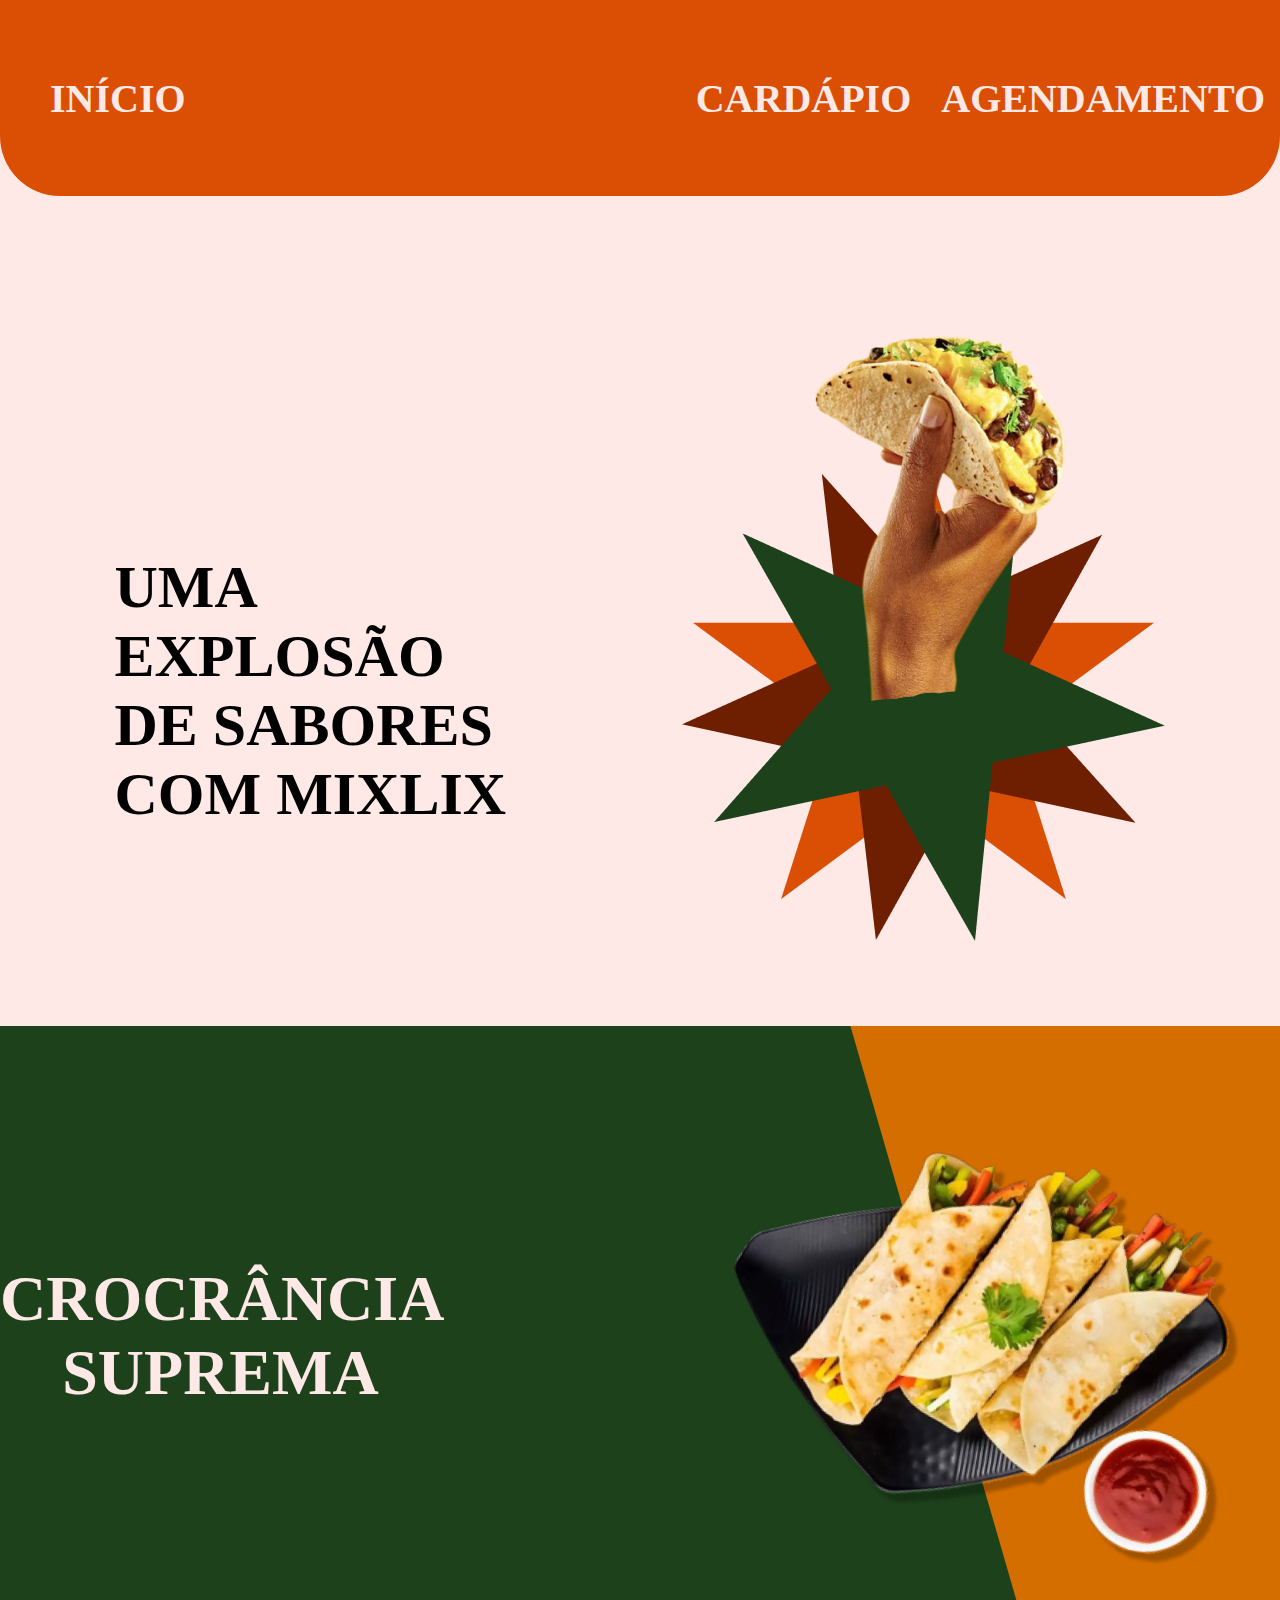
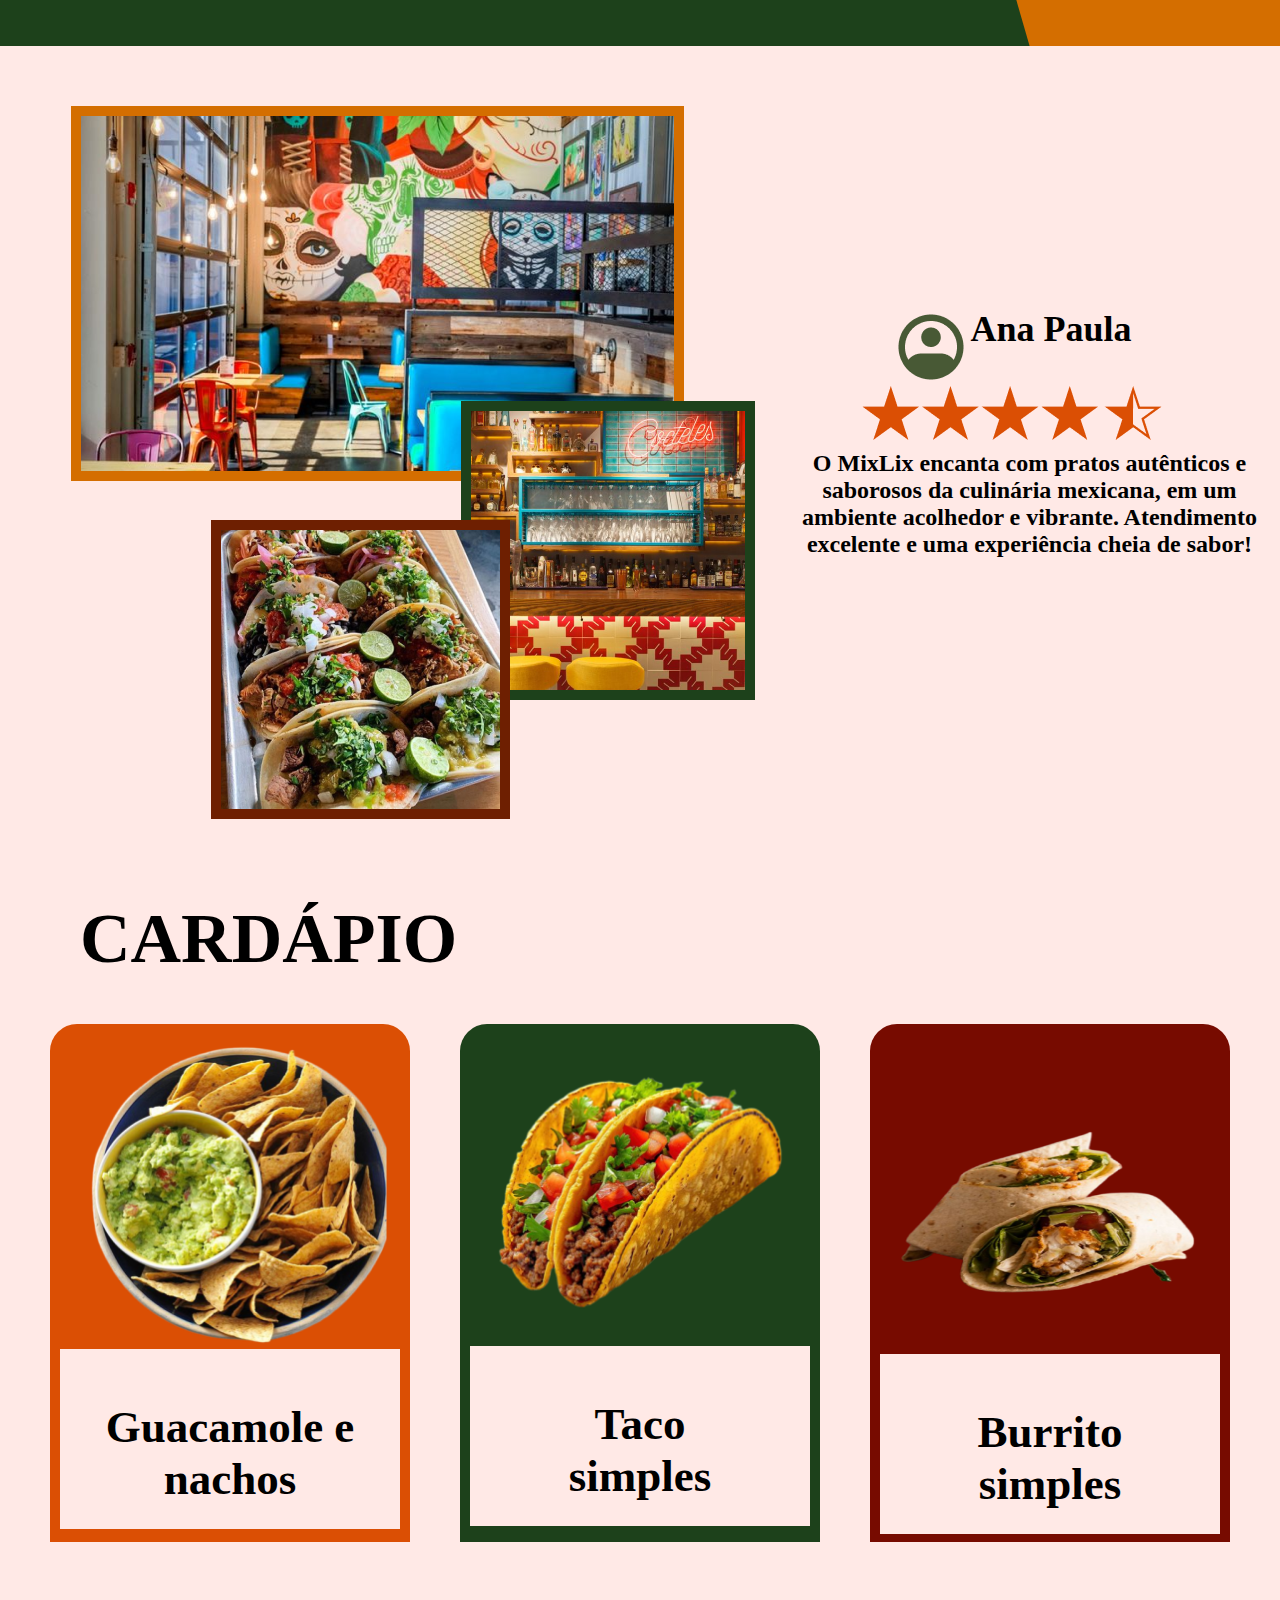
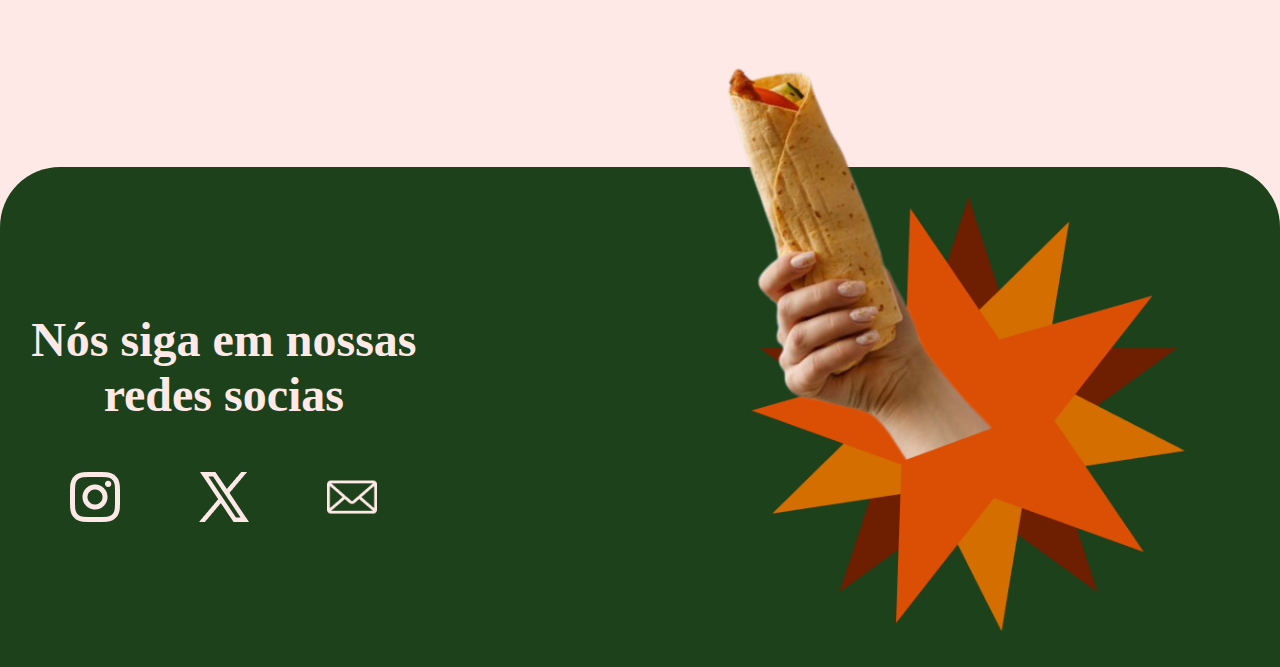
<file: 01-main/lista 01/5/inicio.html>
<!DOCTYPE html>
<html lang="pt-br">

<head>
    <meta charset="UTF-8">
    <meta name="viewport" content="width=device-width, initial-scale=1.0">
    <title>MixLix</title>
    <link rel="stylesheet" href="inicio.css">
    <link rel="shortcut icon" type="imagex/png" href="img/iconx.png">
</head>

<body>
    <header>
        <h1>INÍCIO</h1>
        <div class="nav">
            <a href="cardapio.html"><strong>CARDÁPIO</strong></a>
            <a href="agendamento.html"><strong>AGENDAMENTO</strong></a>
        </div>
    </header>
    <main>
        <div class="inicio">
            <h1>UMA EXPLOSÃO DE SABORES COM MIXLIX</h1>
            <img src="img/decoracao1.png" alt="">
        </div>
        <div class="inicio2">
            <div class="inicio2_info">
                <h1>CROCRÂNCIA SUPREMA</h1>
                <img src="img/decoracao2.png" alt="">
            </div>
            <div class="laranja"></div>
        </div>
        <div class="avaliacao">
            <div class="imgs">
                <div class="img1">
                    <img src="img/decoracao3.png" alt="">
                </div>
                <div class="img2">
                    <img src="img/decoracao4.png" alt="">
                </div>
                <div class="img3">
                    <img src="img/decoracao5.png" alt="">
                </div>
            </div>
            <div class="avaliacaot">
                <div class="perfil">
                    <img src="img/perfil.png" alt="">
                    <h1>Ana Paula</h1>
                </div>
                <div class="estrelas">
                    <img src="img/estrela.png" alt="">
                </div>
                <p> <strong>O MixLix encanta com pratos autênticos e saborosos da culinária mexicana, em um ambiente
                        acolhedor e vibrante. Atendimento excelente e uma experiência cheia de sabor!</strong></p>
            </div>
        </div> 
        <h1 class="textoc">CARDÁPIO</h1>
        <div class="cardapio">
            <div class="comida1">
                <img src="img/acompanhamento1.png" alt="">
                <div class="comida1t">
                    <p><strong> <br>Guacamole e <br> nachos </strong></p>
                </div>
            </div>
            <div class="comida2">
                <img src="img/taco1.png" alt="">
                <div class="comida2t">
                <p><strong> <br> Taco <br> simples</strong></p>
            </div>
            </div>
            <div class="comida3">
                <img src="img/burrito1.png" alt="">
                <div class="comida3t">
                <p><strong> <br> Burrito <br> simples</strong></p>
            </div>
            </div>
        </div>
    </main>
    <footer>
        <div class="siga">
            <img class="img-footer" src="img/decorcao6.png" alt="">
            <div class="redes5">
                <h1>Nós siga em nossas <br> redes socias</h1>
                <div class="redes">
                    <img src="img/rede1.png" alt="">
                    <img src="img/rede2.png" alt="">
                    <img src="img/rede3.png" alt="">
                </div>
            </div>
        </div>
    </footer>
</body>

</html>
</file>
<file: 01-main/lista 01/4/style.css>
@font-face {
    font-family: "fonte";
    src: url(apple_garamond/AppleGaramond-Bold.ttf);
}
main{
    background-color: #F5EEE6;
    /* padding-left: 20px;
    padding-right: 20px; */
    width: 100%;
}
.sangue img{
    width: 100%;
}
.inicio{
    display: flex;
    flex-direction: row;
    justify-content: space-between;
    margin-top: -170px;
}
.inicio img{
    width: 559px;
    height: 599px;
    margin-top: 80px;
}
.titulo{
    font-size: 110px;
    color: #1D1D23;
    margin-left: 80px;
}
.titulom{
    font-size: 110px;
    color: #1D1D23;
    margin-top: -125px;
    margin-left: 170px;
}
.TT{
    display: flex;
    flex-direction: column;
    padding-left: 60px;
    margin-top: 10px;
}
.popularest{
    color: #B00C24;
    font-size: 63px;
    padding-left: 50px;
}
.populares{
    display: flex;
    flex-direction: row;
    justify-content: center;
}
.populares img{
    width: 368px;
    height: 552px;
}
.filmep{
    display: flex;
    flex-direction: column;
    align-items: center;
    padding: 15px;
}
.filmep a{
    text-decoration: dashed;
    font-size: 27px;
    color:  #1D1D23;
    padding: 25px;
}
.texto{
    display: flex;
    flex-direction: column;
    align-items: center;
    text-align: center;
}
.texto h1{
    font-size: 63px;
    color: #B00C24;
}
.texto p{
    font-size: 25px;
    width: 1113px;
}
.curiosidades{
    display: flex;
    flex-direction: row;
    justify-content: center;
}
.curiosidades img{
    width: 563px;
    height: 682px;
    margin-top: -200px;
}
.curiosidades p{
    font-size: 25px;
    width: 524px;
    padding-right: 50px;
    width: 580px;
    margin-top: -20px;
    margin-left: -80px;
}
.curiosidadest{
    font-size: 63px;
    color: #B00C24;
    text-align: left;
    padding-left: 50px;
    margin-left: 65px;

}
.top{
    display: flex;
    flex-direction: column;
    justify-content:center;
    margin-top: -50px;
    margin-right: 500px;
}
.filmet{
    display: flex;
    flex-direction: row;
    justify-content: center;
    padding: 25px;
    margin-left: 350px;
}
.textot{
    display: flex;
    flex-direction: column;
    justify-content: left;
    width: 350px;
}
.img-coracao{
    width: 151px;
    height: 146px;
    padding-left: 15px;
}
.filmet a{
    font-size: 45px;
    color: #1D1D23;
    text-decoration: dashed;
    padding-top: 25px;
    width: 500px;
}
.filmet p{
    font-size: 24px;
    text-align: left;
    width: 450px;
}
.img-filme{
    width: 294px;
    height: 441px;
    padding-right: 30px;

}
.topt{
    color: #B00C24;
    font-size: 63px;
    text-align: right;
    margin-right: 50px;
    
}
footer{
    background-color: #B00C24;
    display: flex;
    flex-direction: column;
    align-items: center;
}
.redes{
    padding: 15px;
}
a :hover{
    color: #B00C24;
}
footer img{
    width: 50px;
    height: 50px;
    padding: 10px;
}
footer h1{
    color: #F5EEE6;
    font-size: 50px;
}
</file>
<file: 01-main/lista 01/1/portfólio.css>
@font-face {
    font-family: "fonte";
    src: url(apple_garamond/AppleGaramond-Bold.ttf);
}
header{
    display: flex;
    align-items: center;
    margin: 0 50px;
}
body{
    background-color: #CADBB7;
    padding-left: 50px;
    padding-right: 50px;
}
.inicio{
    display: flex;
    flex-direction: row;
    justify-content: space-around;
    align-items: center;
    width: 100%;
    padding-top: 15px;
}
.Titulo {
    color: #485935;
    font-size: 55px;
    font-family: "fonte", sans-serif;
    margin: -53px 15px 0;
}
.linha{
    background-color: #485935;
    height: 3px;
    width: 100%;
}
.TituloM{
    color: #485935;
    font-size: 50px;
    font-family: "fonte", sans-serif;
}
.texto{
    color: #000000;
    font-size: 20px;
    font-family: "fonte", sans-serif;
}
.textinho{
    color: #000000;
    font-size: 35px;
    font-family: "fonte", sans-serif;
}
.lugares{
    display: flex;
    flex-direction: row;
    justify-content: space-around;
    align-items: center;
    width: 100%;
}
.textinhoL{
    display: flex;
    align-items: center;
    color: #000000;
    font-size: 35px;
    font-family: "fonte", sans-serif;
    text-align: justify;
}
.lugares div{
    text-align: center;
    display: flex;
    flex-direction: column;
    align-items: center;
}
.imgM img{ 
    width: 213px;
    height: 310px;
    margin: 15px;
}
.series{
    display: flex;
    align-items: center;
    justify-content: flex-start;
    flex-direction: row;
}
.div-fotos{
    display: flex;
    justify-items: flex-start;
    
}
</file>
<file: 01-main/lista 01/2/filme.css>
@font-face {
    font-family: "fonte";
    src: url(apple_garamond/AppleGaramond-Bold.ttf);
}
header{
    width: 100%;
    height: 50px;
}
main{
    background-color: #D5D5D5;
    justify-content: center;
}
body{
    background-color: #D5D5D5;
}
.inicio{
    display: flex;
    flex-direction: row;
    align-items: flex-start;
    justify-items: flex-start;
    padding-left: 30px;
    padding-right: 30px;
    padding-top: 30px;
}
.texto-inicio{
padding: 25px;

}
.poster{
    width: 100%;
    display: flex;
    justify-items: flex-end;
}
.elenco{
    display: flex;
    flex-direction: column;
    justify-content: center;
    margin-left: 100px;
}
.elencoT{
    text-align: left;
    padding-left: 60px;
}
.fileira{
    display: flex;
    flex-direction: row;
    align-items: center;
    width: 100%;
}
.ator{
    display: flex;
    flex-direction: column;
    align-items: center;
    text-align: center;
    padding: 15px;
}
h1{
    width: 100%;
    color: #3B63A8;
    font-size: 50px;
}
p{
    font-size: 30px;
}
.img-poster{
    width: 400px;
    padding-bottom: 20px;
}
.resumo{
    width: 712px;
    height: 301px;
    text-align: left;
    font-size: 32px;
}
.diretor{
    display: flex;
    align-items: flex-start;
    padding-left: 50px;
}
.texto-diretor{
    padding: 15px;
}
.trailer{
    display: flex;
    align-items: center;
    flex-direction: column ;
    justify-items: center;   
    padding: 20px;
}
.trailerT{
    width: 100%;
    text-align: center;
}
a{
    color: black;
    font-size: 32px;
    transition: all 0.5s ease-in-out;
}
a:hover {
    
    font-size: 34px;
    background-color: #3B63A8;
    border-radius: 25px;
    padding: 10px;
}
.img_opiniao{
    display: flex;
    flex-direction: row;
    align-items: center;
    justify-content: center;
    padding: 15px;
}
.img_opiniao img{
padding: 5px;
}
.opiniaoT{
    display: flex;
    align-items: center;
    flex-direction: column;
    text-align: center;
    padding: 15px;
}
.linha{
    background-color: #0a2047;
    height: 50px;
    width: 100%;
}
</file>
<file: 01-main/lista 01/3/marvel.css>
font-face {
    font-family: "fonte";
    src: url(apple_garamond/AppleGaramond-Bold.ttf);
}
header{
    background-color: #FD1E4A;
    display: flex;
    flex-direction: row;
    justify-content: space-between;
    align-items: center;
    border-radius: 0 0 30px 30px;
    height: 221px;
}
header h1{
    font-size: 70px;
    color: #FBF5E7;
    padding-right: 50px;
}
button{
    background-color: #FD1E4A;
    border: 0;
    width: 93px;
    height: 93px;
    padding-left: 50px;
    box-shadow: 5px;
}
.quadinhos{
    display: flex;
    flex-direction: column;
    justify-content: center;
}
.fileira{
    display: flex;
    flex-direction: row;
    justify-content: center;
}
.quadrinho{
    display: flex;
    flex-direction: column;
    justify-content: center;
    padding: 20px;
}
.quadrinho h1{
    font-size: 25px;
    text-align: center;
}
.info_baixo{
    display: flex;
    flex-direction: row;
    justify-content: center;
    padding: 15px;
}
.info_baixo img{
    width: 68px;
    height: 62px;
}
.info_baixo p{
    font-size: 25px
}
.imgq{
    height: 320px;
    height: 430px;
}
</file>
<file: 01-main/lista 01/5/cardapio.css>
@font-face {
    font-family: "fonte";
    src: url(apple_garamond/AppleGaramond-Bold.ttf);
}

body {
    background-color: #FFE9E6;
}

header {
    background-color: #DB4F04;
    display: flex;
    flex-direction: row;
    justify-content: space-between;
    align-items: center;
    border-radius: 0 0 60px 60px;
    height: 196px;
    width: 100%;
}

header h1 {
    font-size: 40px;
    color: #FFE9E6;
}

.nav {
    display: flex;
    flex-direction: row;
    justify-content: center;
    align-items: center;
}

a {
    font-size: 40px;
    color: #FFE9E6;
    padding: 15px;
    text-decoration: dashed;
}

main {
    background-color: #FFE9E6;
}
.fileira {
    display: flex;
    flex-direction: row;
    justify-content: space-around;
    padding: 25px;
}

.comidas1 {
    display: flex;
    flex-direction: column;
    justify-content: center;
    align-items: center;
    background-color: #1D411B;
    width: 360px;
    height: 517.5px;
    margin-top: 20px;
    border-radius: 27px 27px 0 0;
}

.comidast {
    font-size: 45px;
    background-color: #FFE9E6;
    text-align: center;
    width: 340px;
    height: 180px;
    align-items: center;
    justify-content: center;
    align-items: center;
}

.comidas1 img {
    width: 310px;
    height: 310px;
}

.comidas2 {
    display: flex;
    flex-direction: column;
    justify-content: center;
    align-items: center;
    background-color: #770B00;
    width: 360px;
    height: 517.5px;
    margin-top: 20px;
    border-radius: 27px 27px 0 0;
}

.comidas2 img {
    width: 250px;
    height: 300px;
}
.comidas3 {
    display: flex;
    flex-direction: column;
    justify-content: center;
    align-items: center;
    background-color: #DB4F04;
    width: 360px;
    height: 517.5px;
    margin-top: 20px;
    border-radius: 27px 27px 0 0;
}

.comidas3 img {
    width: 310px;
    height: 310px;
}

.comidas3 {
    display: flex;
    flex-direction: column;
    justify-content: center;
    align-items: center;
    background-color: #DB4F04;
    width: 360px;
    height: 517.5px;
    margin-top: 20px;
    border-radius: 27px 27px 0 0;
}

.comidas3 img {
    width: 310px;
    height: 310px;
}

.comidas4 {
    display: flex;
    flex-direction: column;
    justify-content: center;
    align-items: center;
    background-color: #D46E00;
    width: 360px;
    height: 517.5px;
    margin-top: 20px;
    border-radius: 27px 27px 0 0;
}

.comidas4 img {
    width: 350x;
    height: 320px;
}
.titulo{
    font-size: 55px;
    text-align: center;
}
.texto{
    font-size: 45px;
    margin-left: 100px;
}
footer{
    height: 180px;
    background-color: #1D411B;
    margin-top: 80px;
    width: 100%;
}
</file>
<file: 01-main/lista 01/5/inicio.css>
@font-face {
    font-family: "fonte";
    src: url(apple_garamond/AppleGaramond-Bold.ttf);
}

*{
    box-sizing: border-box;
    margin: 0;
    padding: 0;
    border: 0;
}

body {
    background-color: #FFE9E6;
}

header {
    background-color: #DB4F04;
    display: flex;
    flex-direction: row;
    justify-content: space-between;
    align-items: center;
    border-radius: 0 0 60px 60px;
    height: 196px;
    width: 100%;
}

header h1 {
    font-size: 40px;
    color: #FFE9E6;
    margin-left: 50px;
}

.nav {
    display: flex;
    flex-direction: row;
    justify-content: center;
}

.nav a {
    font-size: 40px;
    color: #FFE9E6;
    padding: 15px;
    text-decoration: dashed;
}

main {
    background-color: #FFE9E6;
}

.inicio {
    display: flex;
    flex-direction: row;
    justify-content: space-around;
    align-items: center;
    margin-top: 80px;
}

.inicio h1 {
    font-size: 60px;
    text-align: left;
    width: 417px;
    margin-left: 80px;
    margin-top: 80px;
}

.inicio img {
    width: 645px;
    height: 750px;
}

.inicio2 {
    background-color: #1D411B; /* Verde escuro */
    display: flex;
    justify-content: center;
    align-items: center;
    height: 620px;
    overflow: hidden;
    width: 100%;
    position: relative;
}

.inicio2 h1 {
    font-size: 64px;
    color: #FFE9E6;
    text-align: center;
    z-index: 10;
}

.inicio2 img {
    width: 1148.23px;
    height: 645px;
    z-index: 10;
}

.laranja {
    width: 70%;
    height: 100%;
    background-color: #D46E00;
    position: absolute;
    z-index: 1; 
    margin-left: 600px;
    clip-path: polygon(40% 0, 100% 0, 100% 100%, 60% 100%);
}

.inicio2_info{
    display: flex;
    /* flex-direction: row; */
    justify-content: space-between;
    align-items: center;
    height: 100%;
    width: 100%;
    position: absolute;
    z-index: 3;
}
.avaliacao {
    display: flex;
    flex-direction: row;
    justify-content: center;
    align-items: center;
}

.imgs {
    display: flex;
    flex-direction: column;
    justify-content: center;
}

.img1 {
    width: 613px;
    height: 375px;
    margin-top: 60px;
    margin-left: 60px;
}

.img2 {
    width: 294px;
    height: 299px;
    margin-left: 450px;
    margin-top: -80px;
}

.img3 {
    width: 299px;
    height: 299px;
    margin-left: 200px;
    margin-top: -180px;
}

.perfil {
    display: flex;
    flex-direction: row;
    justify-content: center;
    width: 250px;
}

.perfil img {
    width: 78px;
    height: 78px;
}

.perfil h1 {
    font-size: 36px;
}

.estrelas {
    width: 302px;
    justify-content: right;
}

.avaliacaot {
    display: flex;
    flex-direction: column;
    justify-content: center;
    align-items: center;
}

.avaliacaot p {
    font-size: 24px;
    width: 480px;
    text-align: center;
    margin-left: 35px;
}

.textoc{
    font-size: 70px;
    margin-left: 80px;
    margin-top: 80px;
}

.cardapio {
    display: flex;
    flex-direction: row;
    justify-content: space-around;
    padding: 25px;
}

.comida1 {
    display: flex;
    flex-direction: column;
    justify-content: center;
    align-items: center;
    background-color: #DB4F04;
    width: 360px;
    height: 517.5px;
    margin-top: 20px;
    border-radius: 27px 27px 0 0;
}

.comida1t {
    font-size: 45px;
    background-color: #FFE9E6;
    text-align: center;
    width: 340px;
    height: 180px;
    align-items: center;
    justify-content: center;
}

.comida1 img {
    width: 313px;
    height: 313px;
}
.comida2 {
    display: flex;
    flex-direction: column;
    justify-content: center;
    align-items: center;
    background-color: #1D411B;
    width: 360px;
    height: 517.5px;
    margin-top: 20px;
    border-radius: 27px 27px 0 0;
}

.comida2t {
    font-size: 45px;
    background-color: #FFE9E6;
    text-align: center;
    width: 340px;
    height: 180px;
    align-items: center;
    justify-content: center;
}

.comida2 img {
    width: 307px;
    height: 307px;
}

.comida3 {
    display: flex;
    flex-direction: column;
    justify-content: center;
    align-items: center;
    background-color: #770B00;
    width: 360px;
    height: 517.5px;
    margin-top: 20px;
    border-radius: 27px 27px 0 0;
}

.comida3t {
    font-size: 45px;
    background-color: #FFE9E6;
    text-align: center;
    width: 340px;
    height: 180px;
    align-items: center;
    justify-content: center;
}

.comida3 img {
    width: 330px;
    height: 322px;
}

footer {
    background-color: #1D411B;
    display: flex;
    border-radius: 60px 60px 0 0;
    height: 500px;
    width: 100%;
    margin-top: 200px;
    justify-content: center;
}

.siga {
    display: flex;
    flex-direction: row-reverse;
    justify-content: space-around;
    align-items: center;
    width: 100%;
    height: 100%;
}

.siga h1 {
    color: #FFE9E6;
    padding: 15px;
    text-align: center;
    font-size: 48px;
}

.redes {
    display: flex;
    flex-direction: row;
    justify-content: space-around;
    padding: 15px;
    margin-top: 20px;
}
.redes img{
    width: 50px;
    height: 50px;
}
.redes5{
    display: flex;
    flex-direction: column;
}
.img-footer{
    width: 800px;
    height: 800px;
    margin-bottom: 300px;
}
</file>
